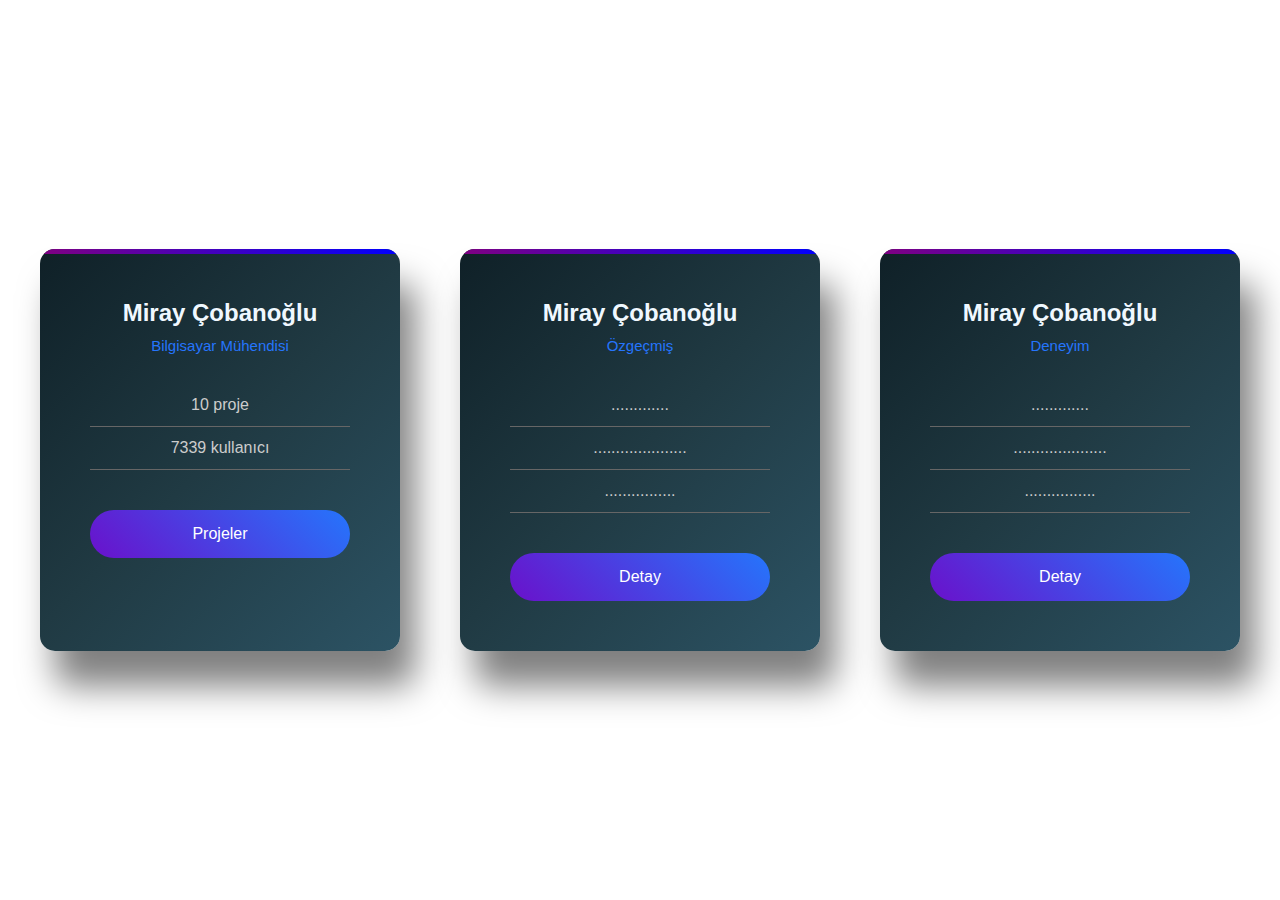
<file: 2-kartlar/index.html>
<!DOCTYPE html>
<html lang="en">
<head>
    <meta charset="UTF-8">
    <meta name="viewport" content="width=device-width, initial-scale=1.0">
    <link rel="stylesheet" href="style.css">
    <title>Document</title>
</head>
<body>
    <div class="tablo">
        <div class="kart">
            <div class="header">
                <h2 class="isim">Miray Çobanoğlu</h2>
                <div class="meslek"><span>Bilgisayar Mühendisi</span></div>
            </div>
            <ul class="ozellik">
                <li>10 proje</li>
                <li>7339 kullanıcı</li>
            
            </ul>
            <a href="#" class="buton">Projeler</a>
        </div>

        <div class="kart">
            <div class="header">
                <h2 class="isim">Miray Çobanoğlu</h2>
                <div class="meslek"><span>Özgeçmiş</span></div>
            </div>
            <ul class="ozellik">
                <li>.............</li>
                <li>.....................</li>
                <li>................</li>
            </ul>
            <a href="#" class="buton">Detay</a>
        </div>

        <div class="kart">
            <div class="header">
                <h2 class="isim">Miray Çobanoğlu</h2>
                <div class="meslek"><span>Deneyim</span></div>
            </div>
            <ul class="ozellik">
                <li>.............</li>
                <li>.....................</li>
                <li>................</li>
            </ul>
            <a href="#" class="buton">Detay</a>
        </div>
    </div>
</body>
</html>
</file>
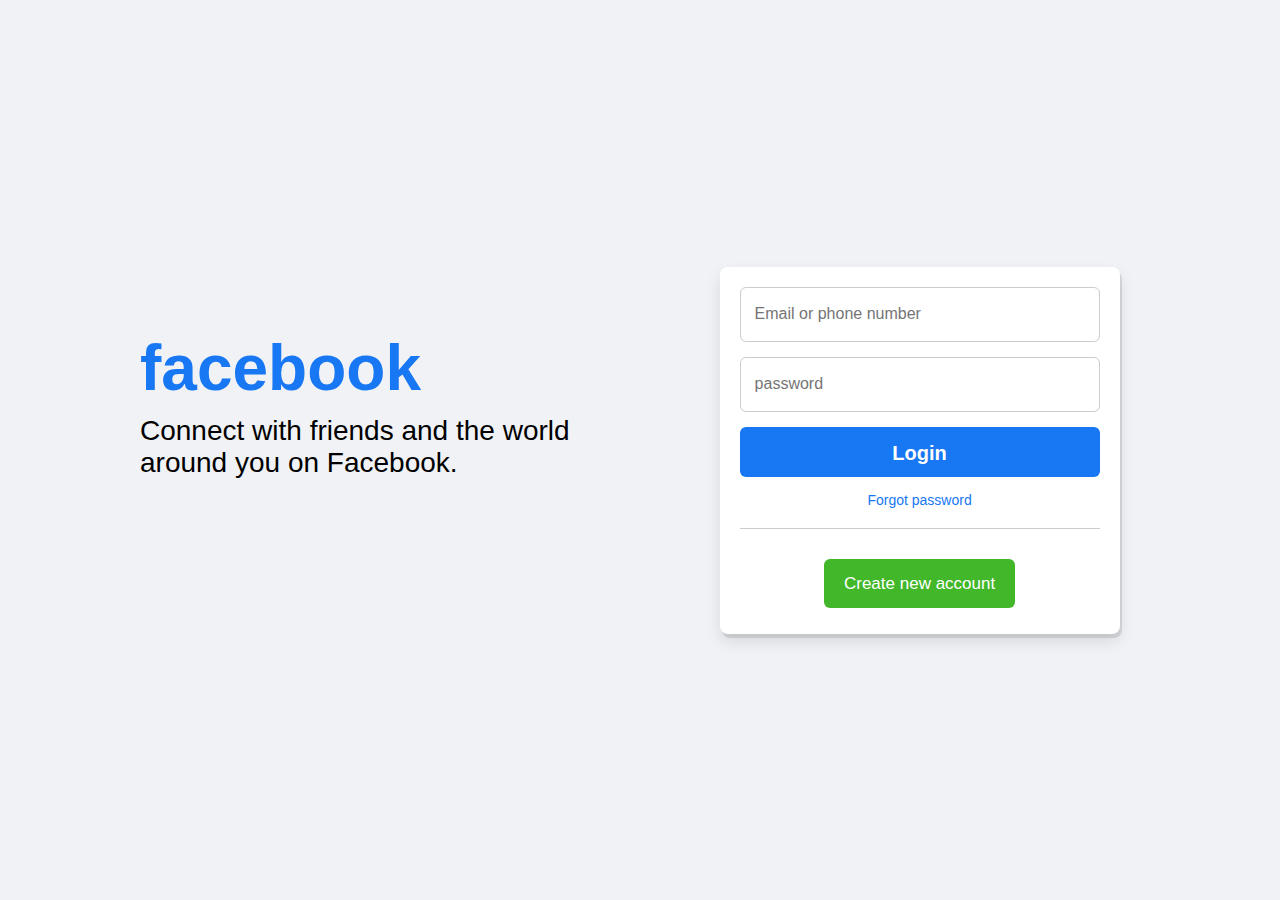
<file: 4-facebook/index.html>
<!DOCTYPE html>
<html lang="en">
<head>
    <meta charset="UTF-8">
    <meta name="viewport" content="width=device-width, initial-scale=1.0">
    <title>Document</title>
    <link rel="stylesheet" href="style.css">
</head>
<body>
    <div class="container" id="">
        <div class="sayfa">
        <div class="baslik">
            <h1>facebook</h1>
            <p>Connect with friends and the world</p>
            <p>around you on Facebook.</p>
        </div>
        <div class="login">
            <form action="#">
                <input type="text" placeholder="Email or phone number" required>
                <input type="password" placeholder="password" required>
                <div class="link">
                    <button type="submit" class="buton">Login</button>
                    <a href="#" class="forget">Forgot password</a>
                </div>
                <hr>
                <div class="buton2">
                    <a href="#">Create new account</a>
                </div>
            </form>   
        </div>
    </div>
    </div>
</body>
</html>
</file>
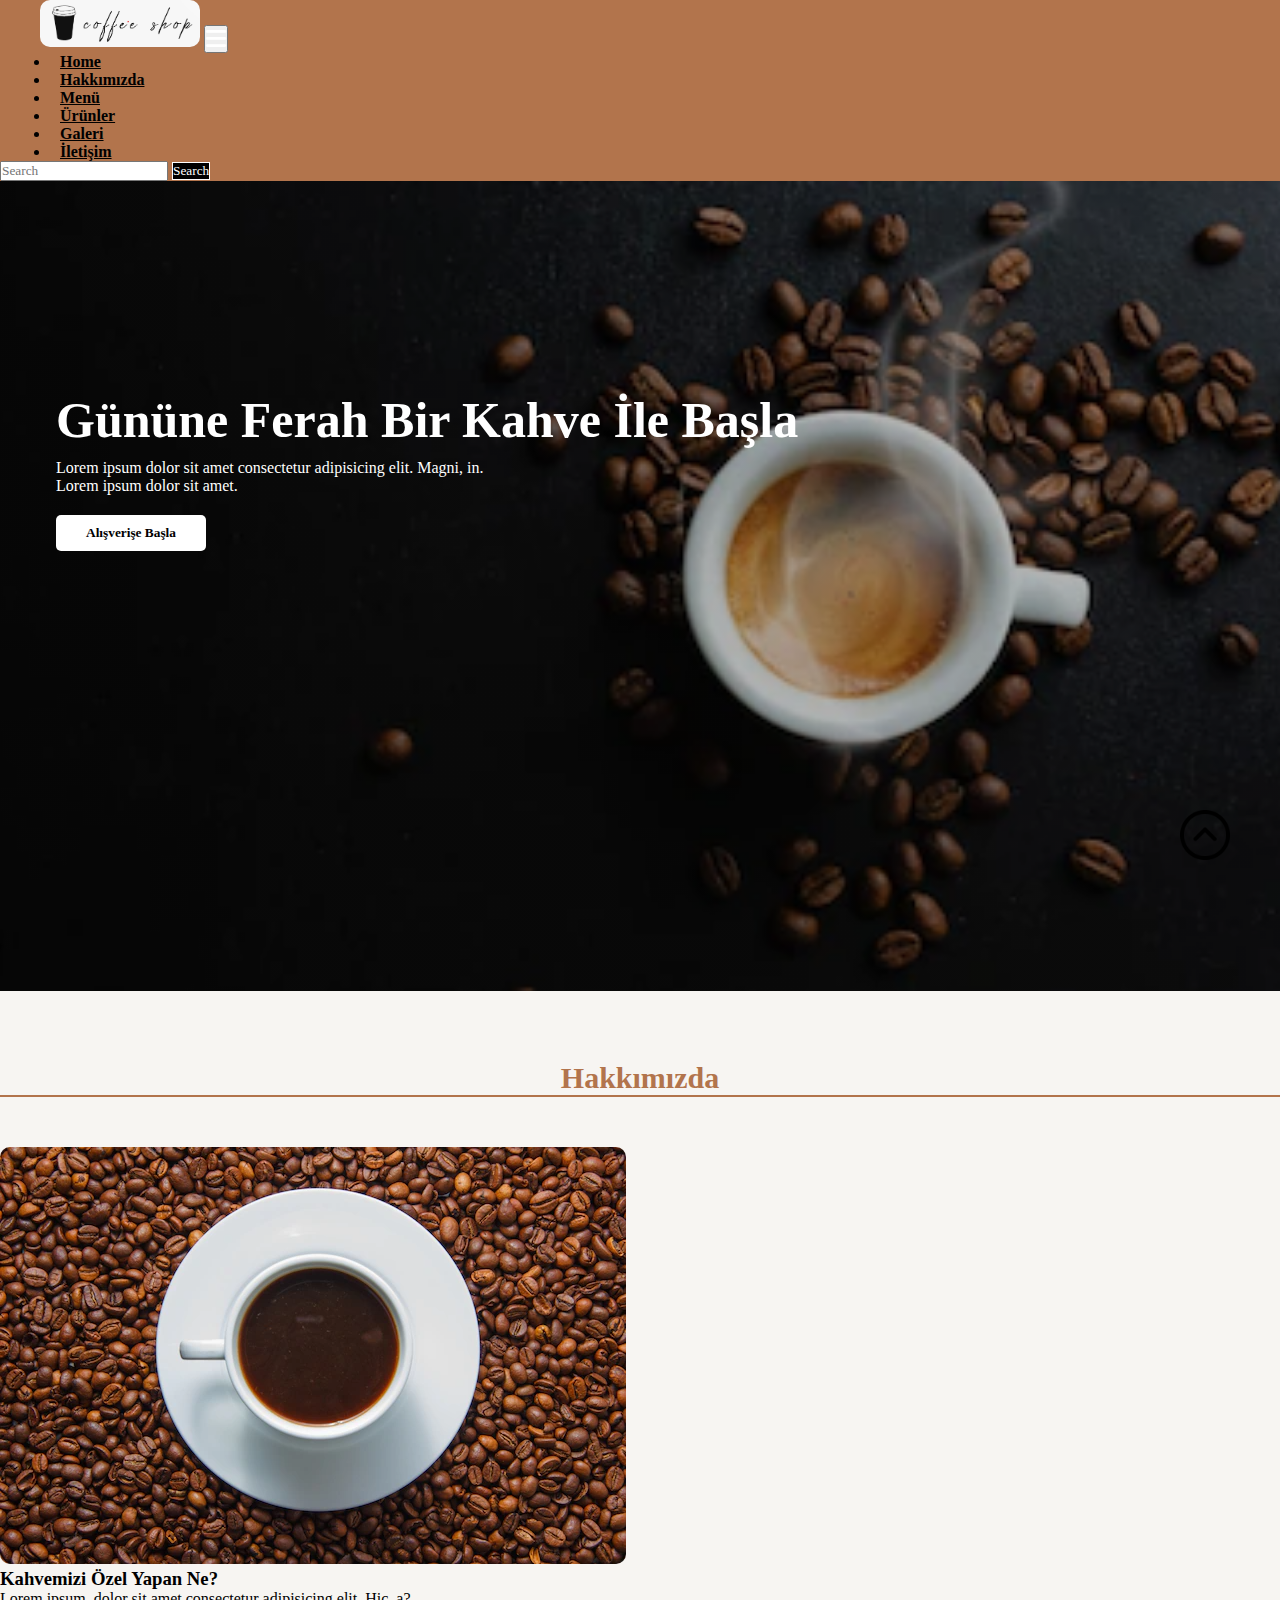
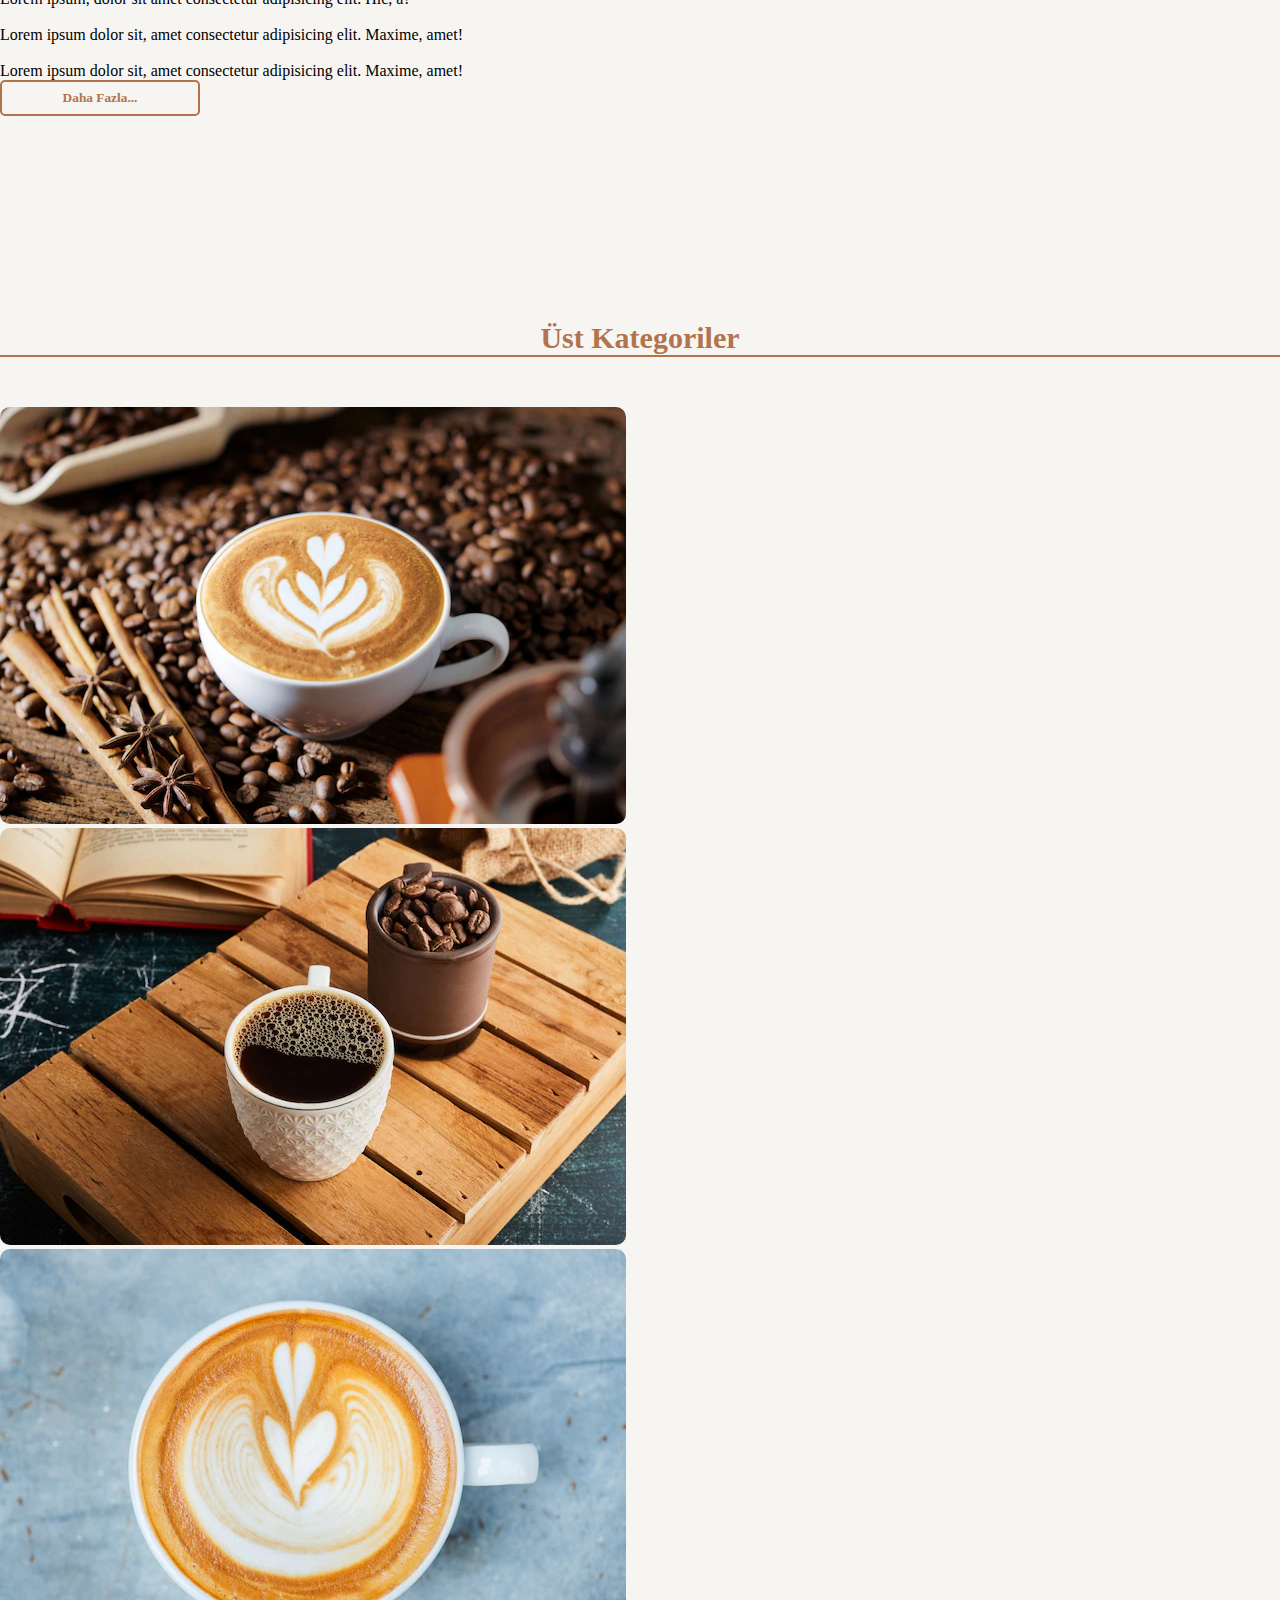
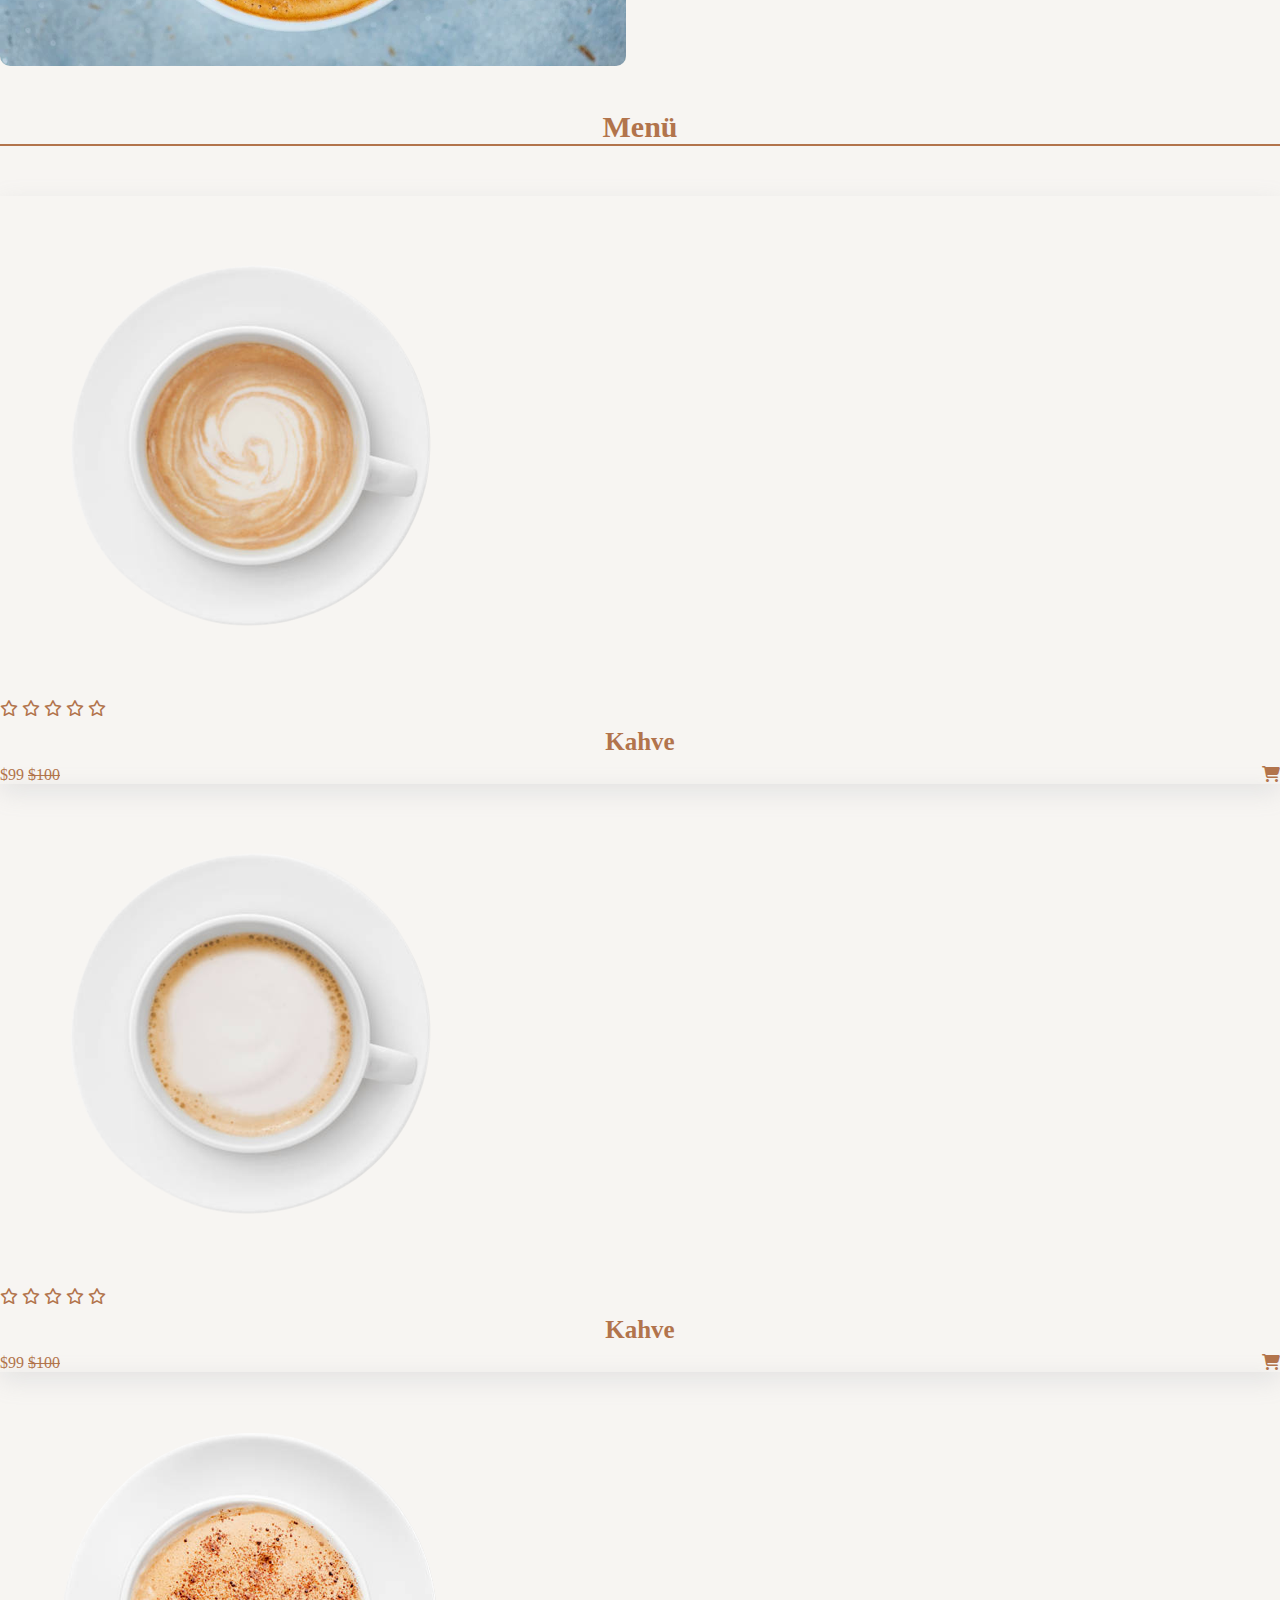
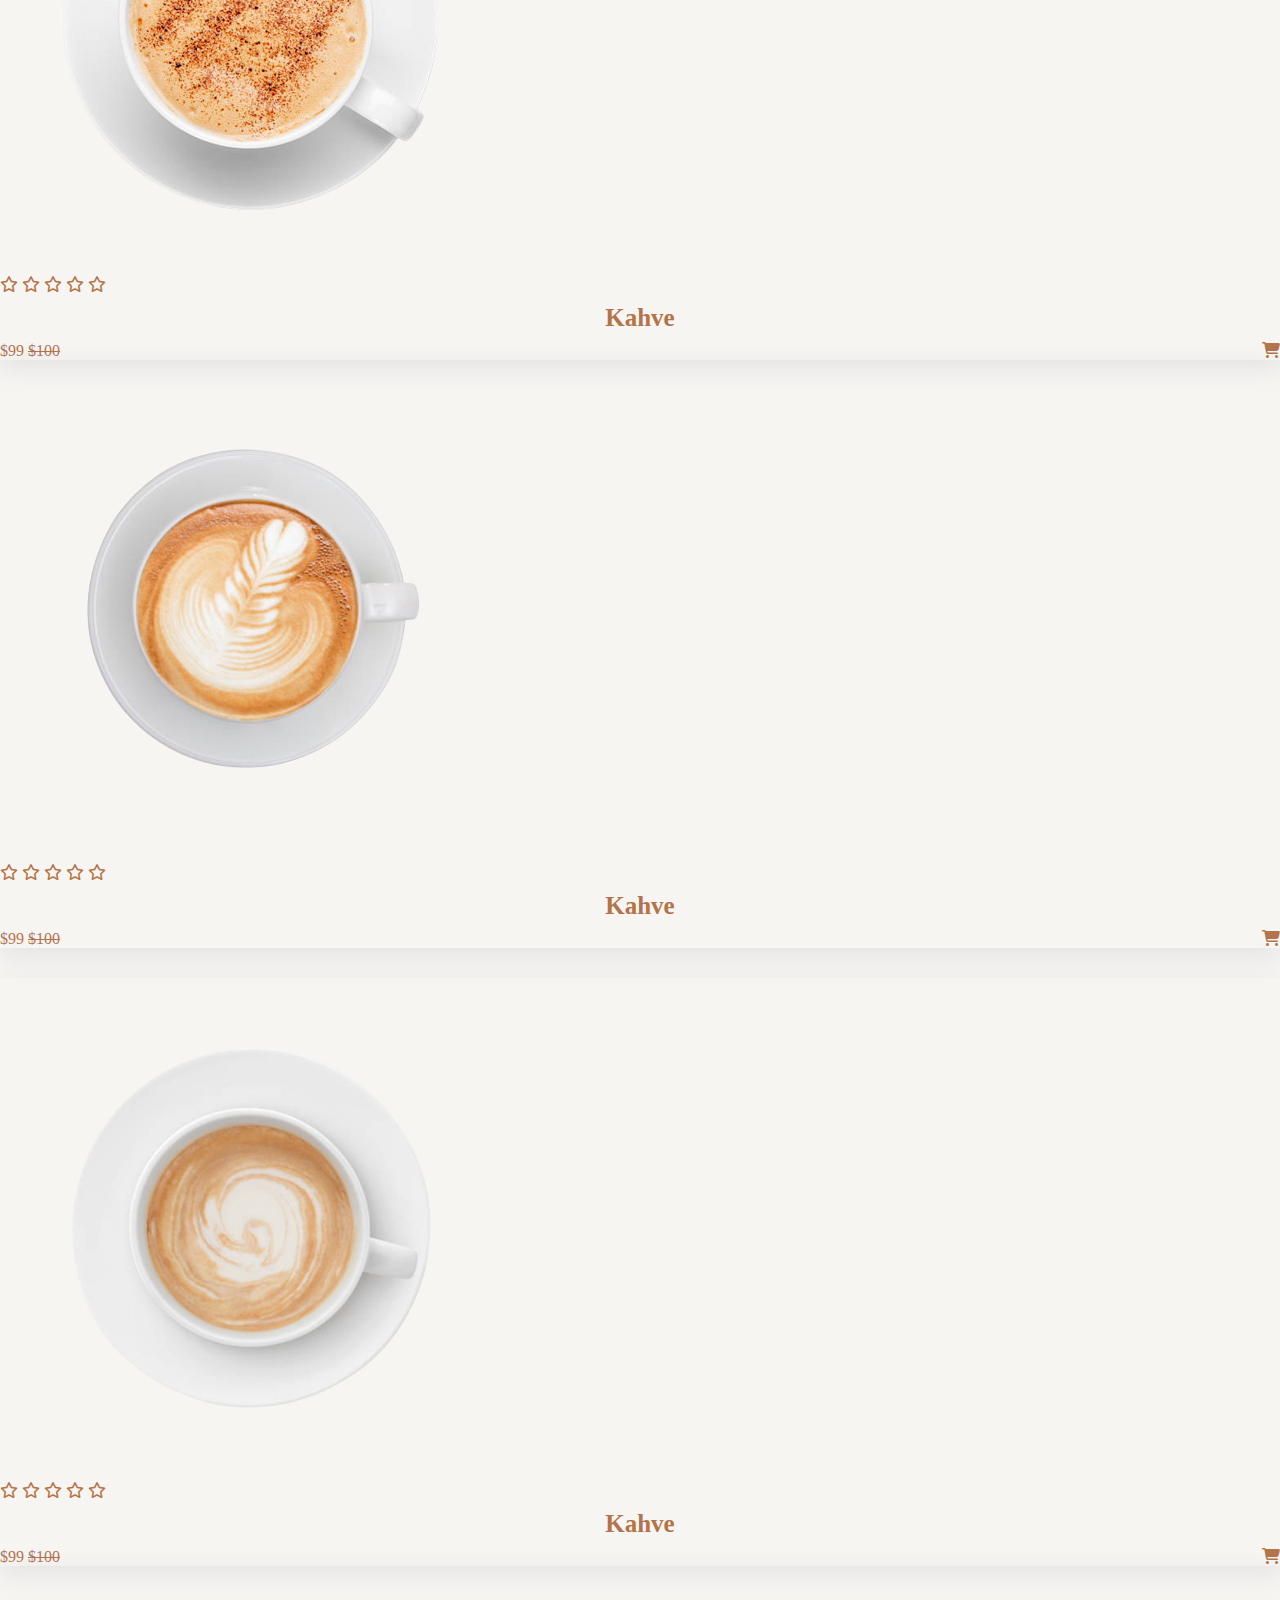
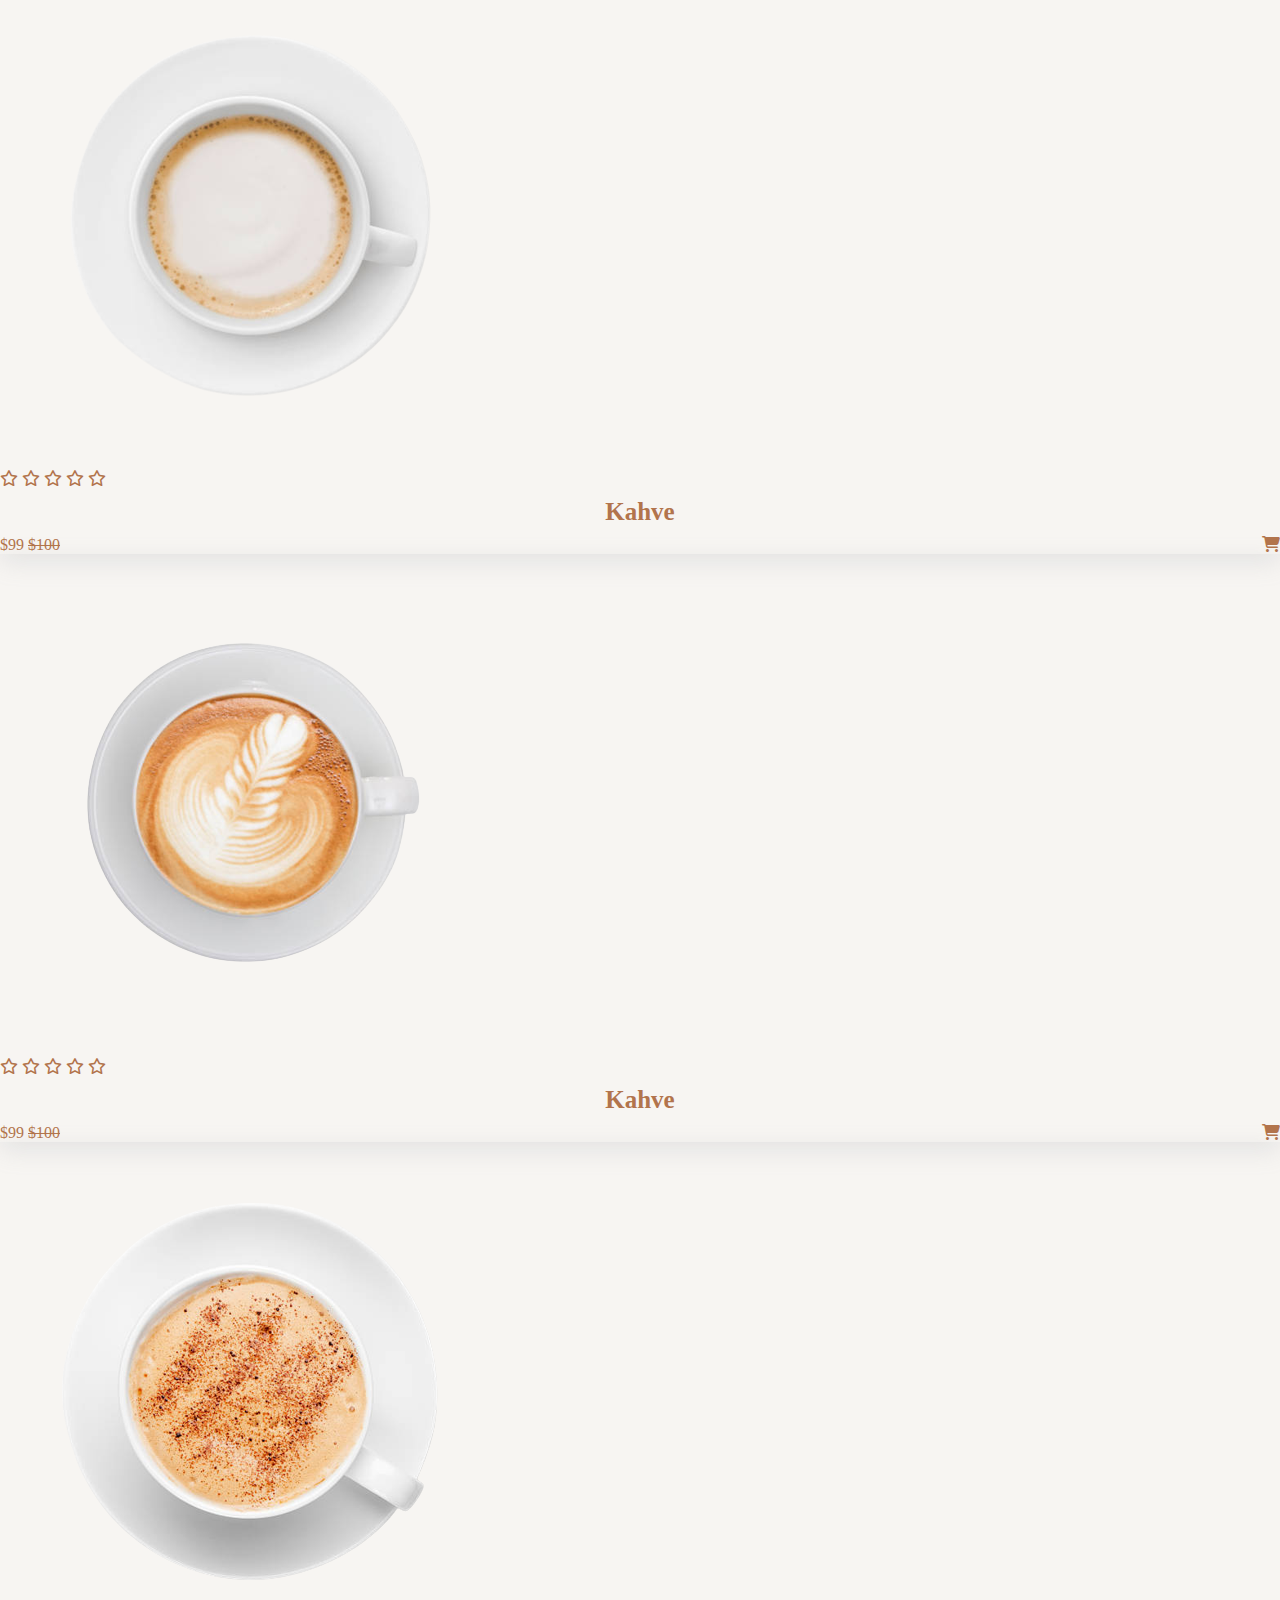
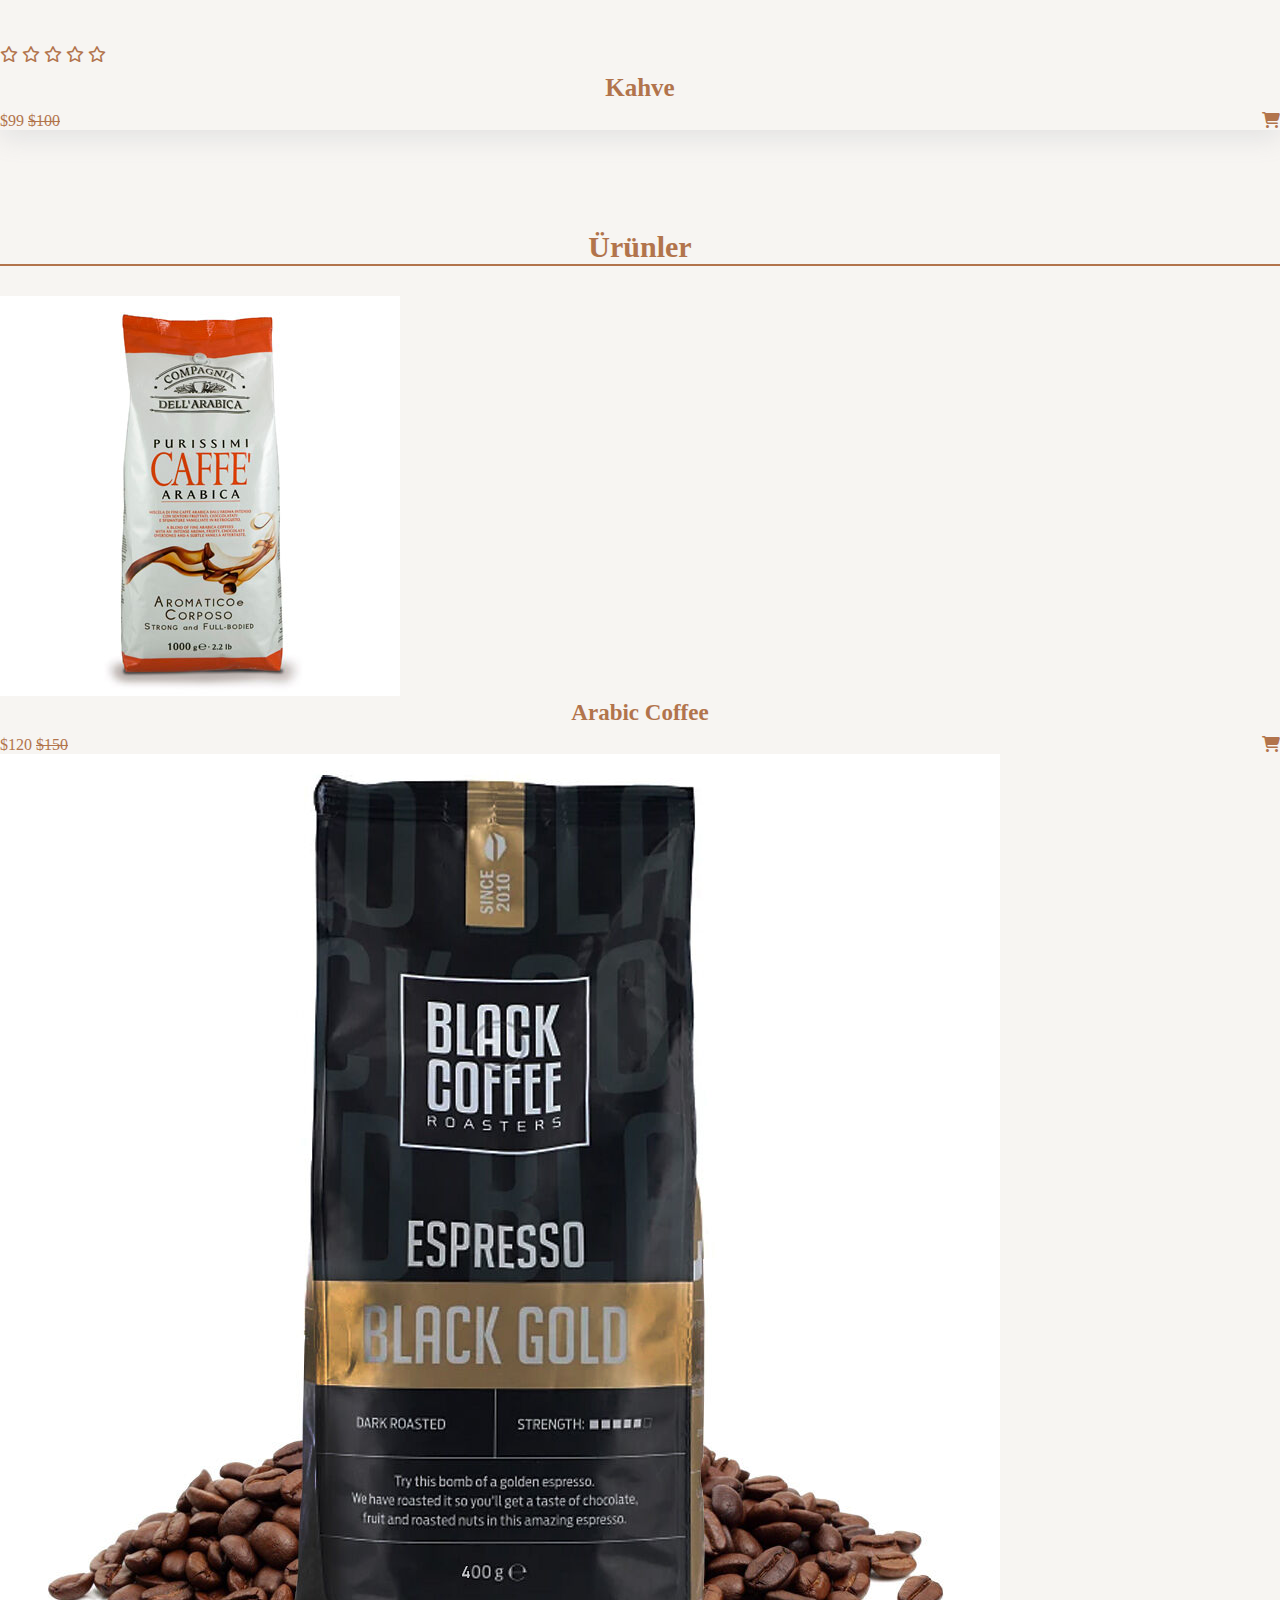
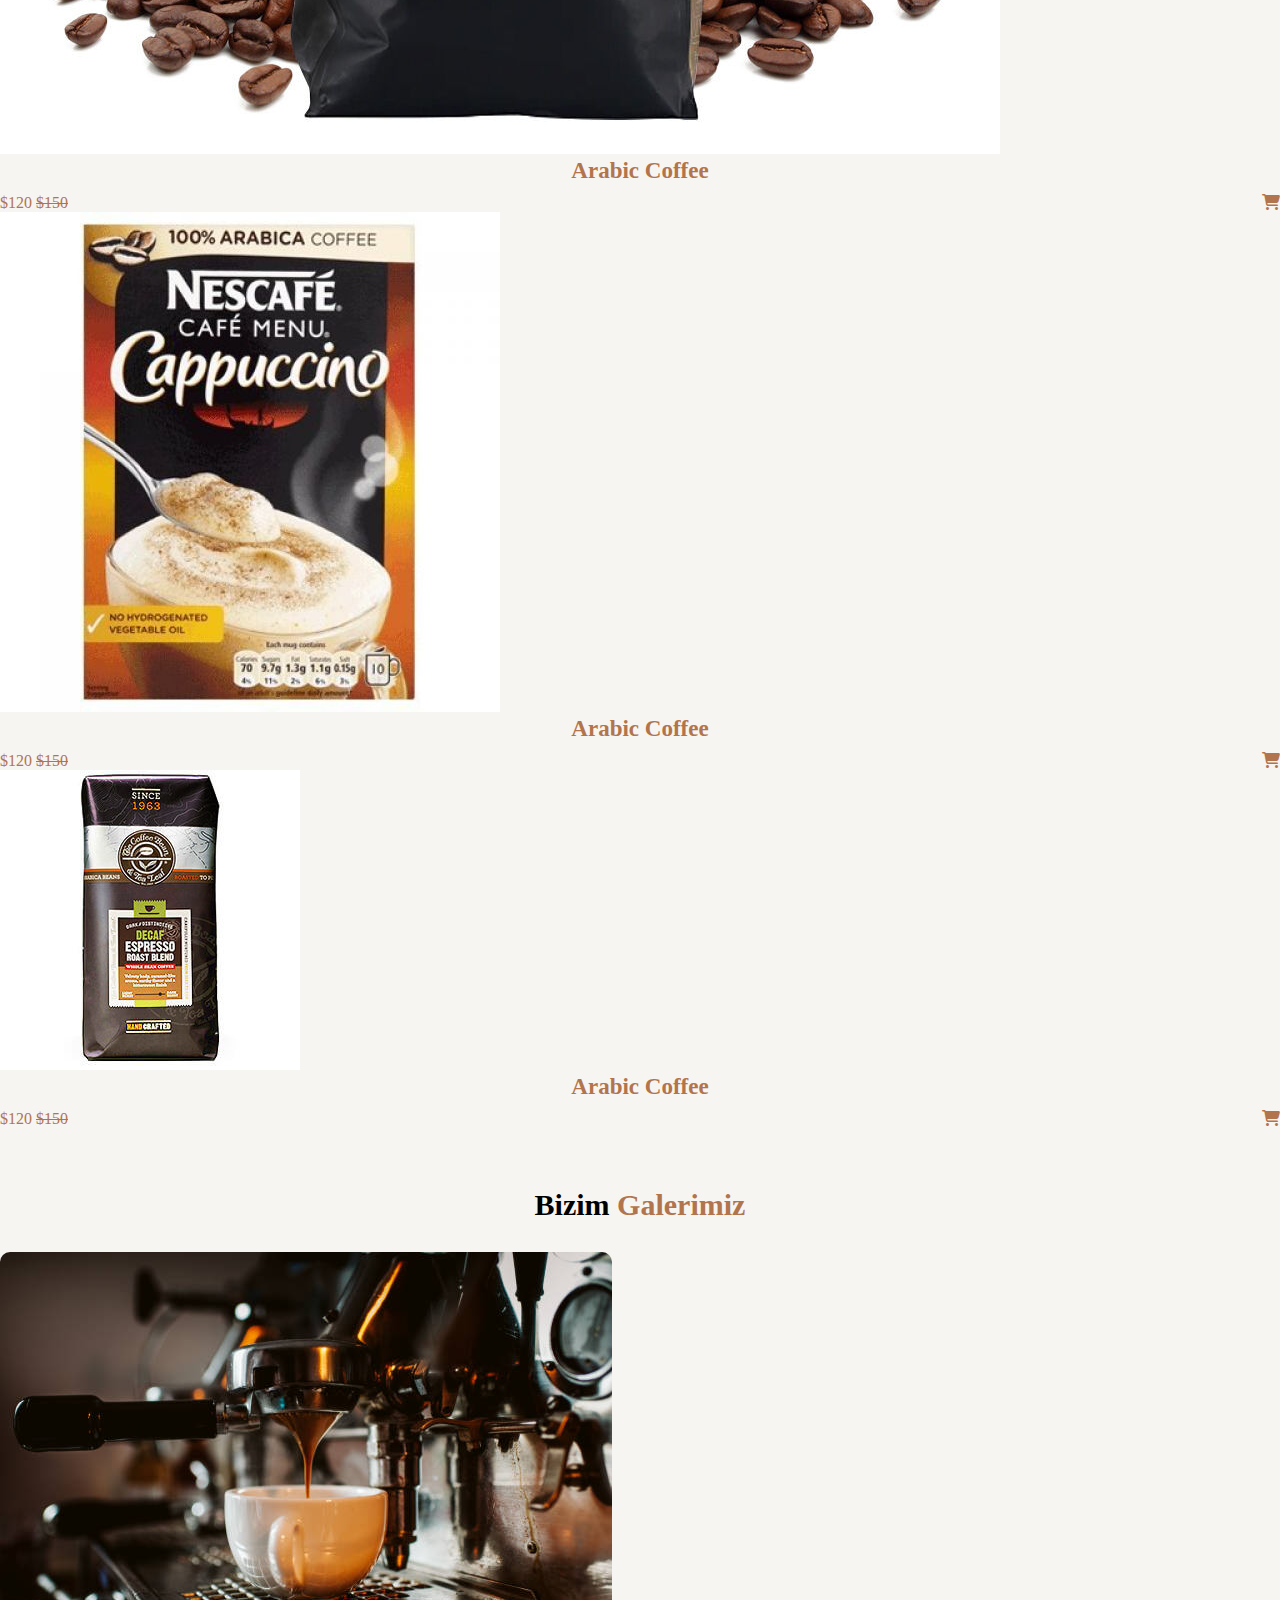
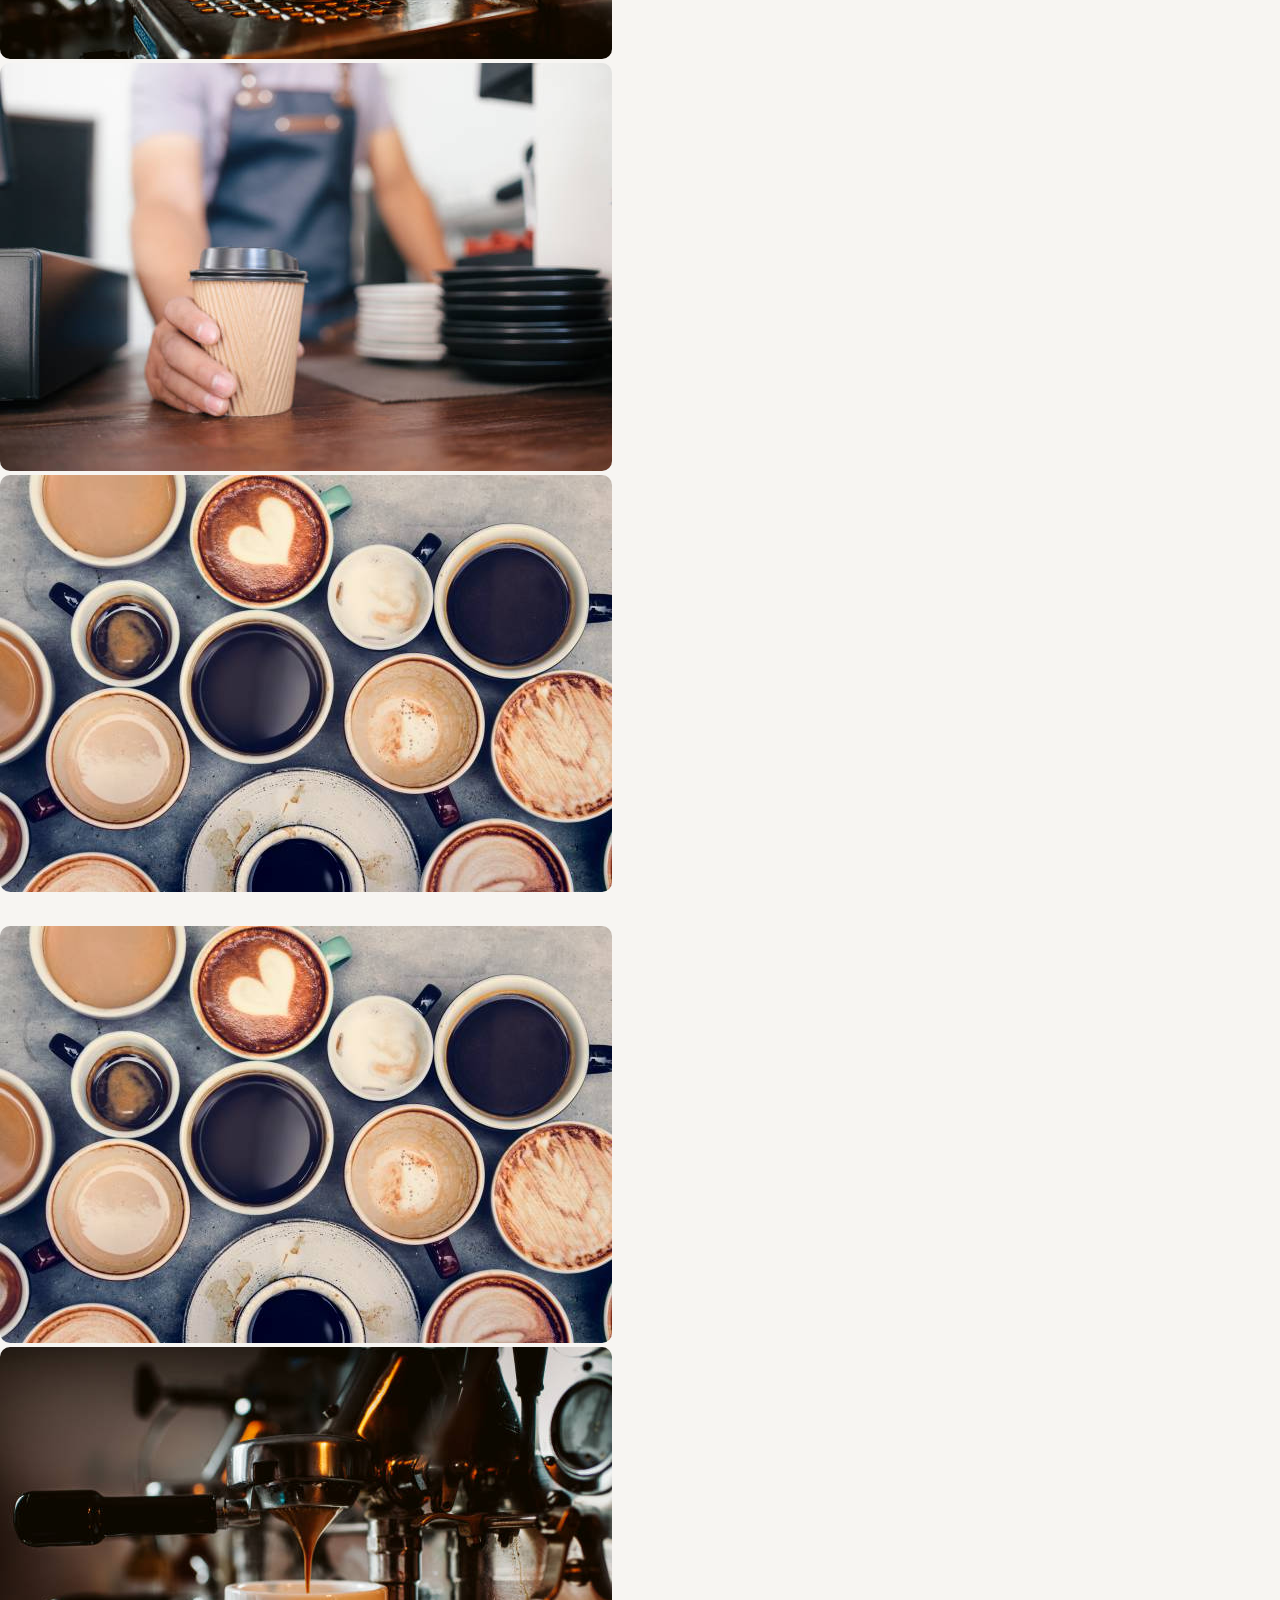
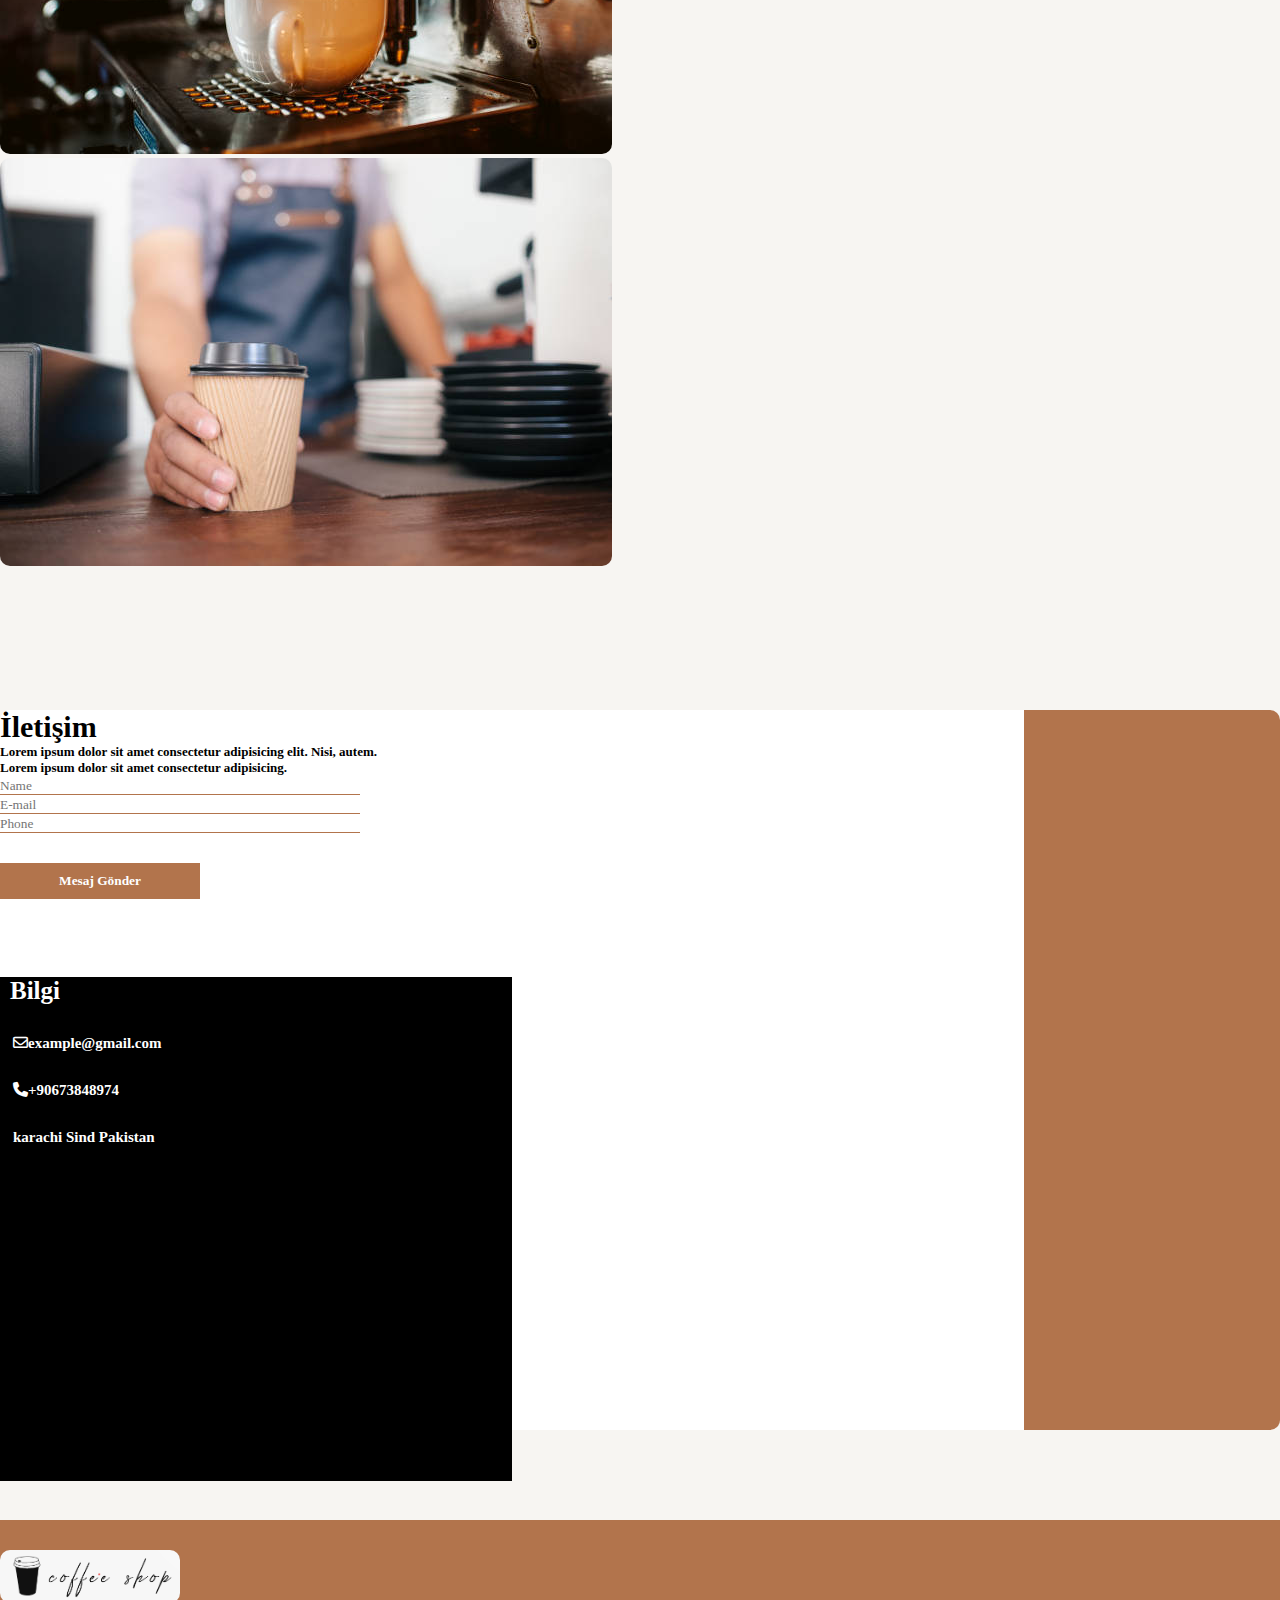
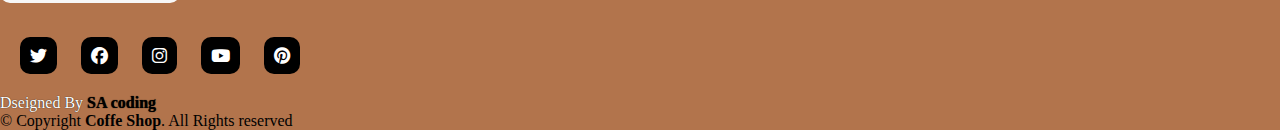
<file: 6-bootstrap kahve/index.html>
<!DOCTYPE html>
<html lang="en">


  <head>
    <meta charset="UTF-8">
    <meta http-equiv="X-UA-Compatible" content="IE=edge">
    <meta name="viewport" content="width=device-width, initial-scale=1.0">
    <title>coffee Shop</title>
    <link rel="stylesheet" href="style.css">
    <link rel="stylesheet" href="https://cdnjs.cloudflare.com/ajax/libs/font-awesome/6.2.0/css/all.min.css">
    <!-- bootstrap links -->
    <link href="https://cdn.jsdelivr.net/npm/bootstrap@5.0.2/dist/css/bootstrap.min.css" rel="stylesheet" integrity="sha384-EVSTQN3/azprG1Anm3QDgpJLIm9Nao0Yz1ztcQTwFspd3yD65VohhpuuCOmLASjC" crossorigin="anonymous">
    <!-- bootstrap links -->
    <!-- fonts links -->
    <link rel="preconnect" href="https://fonts.googleapis.com">
    <link rel="preconnect" href="https://fonts.gstatic.com" crossorigin>
    <link href="https://fonts.googleapis.com/css2?family=Roboto:wght@500&display=swap" rel="stylesheet">
    <!-- fonts links -->
</head>



<body>

    <div class="all-content">

        <!-- navbar başlangıç -->
       <nav class="navbar navbar-expand-lg" id="navbar">
            <div class="container-fluid">
              <a class="navbar-brand" href="#" id="logo"><img src="images/logo.png"></a>
              <button class="navbar-toggler" type="button" data-bs-toggle="collapse" data-bs-target="#navbarSupportedContent" aria-controls="navbarSupportedContent" aria-expanded="false" aria-label="Toggle navigation">
                <span><i class="fa-solid fa-bars" style="color: white; font-size: 23px;"></i></span>
              </button>
              <div class="collapse navbar-collapse" id="navbarSupportedContent">
                <ul class="navbar-nav me-auto mb-2 mb-lg-0">
                  <li class="nav-item">
                    <a class="nav-link active" aria-current="page" href="#">Home</a>
                  </li>
                  <li class="nav-item">
                    <a class="nav-link" href="#about">Hakkımızda</a>
                  </li>
                  <li class="nav-item">
                    <a class="nav-link" href="#menu">Menü</a>
                  </li>
                  <li class="nav-item">
                    <a class="nav-link" href="#product">Ürünler</a>
                  </li>
                  <li class="nav-item">
                    <a class="nav-link" href="#gallary">Galeri</a>
                  </li>
                  <li class="nav-item">
                    <a class="nav-link" href="#contact">İletişim</a>

                </ul>
                <form class="d-flex">
                  <input class="form-control me-2" type="search" placeholder="Search" aria-label="Search">
                  <button class="btn btn-outline-success" type="submit">Search</button>
                </form>
              </div>
            </div>
          </nav>

        <!-- navbar bitiş -->

          







        <!-- home bölümü başlangıç -->

          <section id="home">
            <div class="content">
              <h3>Gününe Ferah Bir Kahve İle Başla</h3>
              <p>Lorem ipsum dolor sit amet consectetur adipisicing elit. Magni, in.
                <br>Lorem ipsum dolor sit amet.
              </p>
              <button id="btn">Alışverişe Başla</button>

            </div>
          </section>

        <!-- home bölümü bitiş --> 








        <!-- hakkımızda bölümü başlangıç -->

          <section id="about">
            <div class="container">
              <div class="heading">Hakkımızda</div>
              <div class="row">
                <div class="col-md-6">
                  <div class="card">
                    <img src="images/about.png">
                  </div>
                </div>

                <div class="col-md-6">
                  <h3>Kahvemizi Özel Yapan Ne?</h3>
                  <p>Lorem ipsum, dolor sit amet consectetur adipisicing elit. Hic, a?
                    <br><br>Lorem ipsum dolor sit, amet consectetur adipisicing elit. Maxime, amet!
                    <br><br>Lorem ipsum dolor sit, amet consectetur adipisicing elit. Maxime, amet!
                  </p>
                  <button id="about-btn">Daha Fazla...</button>
                </div>
              </div>

            </div>
          </section>

        <!-- hakkımızda bölümü bitiş -->







          <!-- üst kart başlangıç -->
          <section id="top-cards">
            <div class="container">
             <div class="heading">Üst <span>Kategoriler</span></div>
            </div>
              <div class="container ">
              <div class="row">
                <div class="col-md-4 py-3 py-md-0">
                  <div class="card">
                    <img src="images/c1.png">
                  </div>
                </div>

                <div class="col-md-4 py-3 py-md-0">
                  <div class="card">
                    <img src="images/c2.png">
                  </div>
                </div>
                <div class="col-md-4 py-3 py-md-0">
                  <div class="card">
                    <img src="images/c3.png">
                  </div>
                </div>
              </div>
            </div>
          </section>

          <!-- üst kart bitiş -->









          <!-- menü başlangıç -->

          <section id="menu">
            <div class="container ">
              <div class="heading" style="margin-top: 40px;">Menü</div>
            </div>

            <div class="container">

              <div class="row" style="margin-top: 30px;">

                <div class="col-md-3 py-3 py-md-0">
                  <div class="card">
                    <img src="images/m1.png">

                    <div class="card-body">
                      <div class="star text-center">
                        <i class="fa-regular fa-star"></i>
                        <i class="fa-regular fa-star"></i>
                        <i class="fa-regular fa-star"></i>
                        <i class="fa-regular fa-star"></i>
                        <i class="fa-regular fa-star"></i>
                      
                      </div>

                      <h3>Kahve</h3>
                      <p>$99 <strike>$100</strike><span class="fa-solid fa-cart-shopping"></span></p>

                    </div>
                  </div>
                </div>
                <div class="col-md-3 py-3 py-md-0">
                  <div class="card">
                    <img src="images/m2.png">

                    <div class="card-body">
                      <div class="star text-center">
                        <i class="fa-regular fa-star"></i>
                        <i class="fa-regular fa-star"></i>
                        <i class="fa-regular fa-star"></i>
                        <i class="fa-regular fa-star"></i>
                        <i class="fa-regular fa-star"></i>
                      
                      </div>

                      <h3>Kahve</h3>
                      <p>$99 <strike>$100</strike><span class="fa-solid fa-cart-shopping"></span></p>

                    </div>
                  </div>
                </div>
                <div class="col-md-3 py-3 py-md-0">
                  <div class="card">
                    <img src="images/m4.png">

                    <div class="card-body">
                      <div class="star text-center">
                        <i class="fa-regular fa-star"></i>
                        <i class="fa-regular fa-star"></i>
                        <i class="fa-regular fa-star"></i>
                        <i class="fa-regular fa-star"></i>
                        <i class="fa-regular fa-star"></i>
                      
                      </div>

                      <h3>Kahve</h3>
                      <p>$99 <strike>$100</strike><span class="fa-solid fa-cart-shopping"></span></p>

                    </div>
                  </div>
                </div>
                <div class="col-md-3 py-3 py-md-0">
                  <div class="card">
                    <img src="images/m3.png">

                    <div class="card-body">
                      <div class="star text-center">
                        <i class="fa-regular fa-star"></i>
                        <i class="fa-regular fa-star"></i>
                        <i class="fa-regular fa-star"></i>
                        <i class="fa-regular fa-star"></i>
                        <i class="fa-regular fa-star"></i>
                      
                      </div>

                      <h3>Kahve</h3>
                      <p>$99 <strike>$100</strike><span class="fa-solid fa-cart-shopping"></span></p>

                    </div>
                  </div>
                </div>
              </div>
              <div class="row" style="margin-top: 30px;">

                <div class="col-md-3 py-3 py-md-0">
                  <div class="card">
                    <img src="images/m1.png">

                    <div class="card-body">
                      <div class="star text-center">
                        <i class="fa-regular fa-star"></i>
                        <i class="fa-regular fa-star"></i>
                        <i class="fa-regular fa-star"></i>
                        <i class="fa-regular fa-star"></i>
                        <i class="fa-regular fa-star"></i>
                      
                      </div>

                      <h3>Kahve</h3>
                      <p>$99 <strike>$100</strike><span class="fa-solid fa-cart-shopping"></span></p>

                    </div>
                  </div>
                </div>
                <div class="col-md-3 py-3 py-md-0">
                  <div class="card">
                    <img src="images/m2.png">

                    <div class="card-body">
                      <div class="star text-center">
                        <i class="fa-regular fa-star"></i>
                        <i class="fa-regular fa-star"></i>
                        <i class="fa-regular fa-star"></i>
                        <i class="fa-regular fa-star"></i>
                        <i class="fa-regular fa-star"></i>
                      
                      </div>

                      <h3>Kahve</h3>
                      <p>$99 <strike>$100</strike><span class="fa-solid fa-cart-shopping"></span></p>

                    </div>
                  </div>
                </div>
                <div class="col-md-3 py-3 py-md-0">
                  <div class="card">
                    <img src="images/m3.png">

                    <div class="card-body">
                      <div class="star text-center">
                        <i class="fa-regular fa-star"></i>
                        <i class="fa-regular fa-star"></i>
                        <i class="fa-regular fa-star"></i>
                        <i class="fa-regular fa-star"></i>
                        <i class="fa-regular fa-star"></i>
                      
                      </div>

                      <h3>Kahve</h3>
                      <p>$99 <strike>$100</strike><span class="fa-solid fa-cart-shopping"></span></p>

                    </div>
                  </div>
                </div>
                <div class="col-md-3 py-3 py-md-0">
                  <div class="card">
                    <img src="images/m4.png">

                    <div class="card-body">
                      <div class="star text-center">
                        <i class="fa-regular fa-star"></i>
                        <i class="fa-regular fa-star"></i>
                        <i class="fa-regular fa-star"></i>
                        <i class="fa-regular fa-star"></i>
                        <i class="fa-regular fa-star"></i>
                      
                      </div>

                      <h3>Kahve</h3>
                      <p>$99 <strike>$100</strike><span class="fa-solid fa-cart-shopping"></span></p>

                    </div>
                  </div>
                </div>
              </div>
            </div>

          </section>

          <!-- menü bitiş -->










          <!-- ürün bölümü başlangıcı -->
           <section id="product">
            <div class="container">
              <div class="heading4">Ürünler</div>
            </div>

            <div class="container" id="container3">
              <div class="row">
                <div class="col-md-3 py-3 py-3">
                  <div class="card">
                    <img src="images/arabica coffee.png">
                    <div class="card-body">
                      <h3>Arabic Coffee</h3>
                      <p>$120 <strike>$150</strike><span class="fa-solid fa-cart-shopping"></p>
                    </div>
                  </div>
                </div>
                <div class="col-md-3 py-3 py-3">
                  <div class="card">
                    <img src="images/Black Coffee.png">
                    <div class="card-body">
                      <h3>Arabic Coffee</h3>
                      <p>$120 <strike>$150</strike><span class="fa-solid fa-cart-shopping"></p>
                    </div>
                  </div>
                </div>
                <div class="col-md-3 py-3 py-3">
                  <div class="card">
                    <img src="images/Cappuccino coffee.png">
                    <div class="card-body">
                      <h3>Arabic Coffee</h3>
                      <p>$120 <strike>$150</strike><span class="fa-solid fa-cart-shopping"></p>
                    </div>
                  </div>
                </div>
                <div class="col-md-3 py-3 py-3">
                  <div class="card">
                    <img src="images/Decaf caffee.png">
                    <div class="card-body">
                      <h3>Arabic Coffee</h3>
                      <p>$120 <strike>$150</strike><span class="fa-solid fa-cart-shopping"></p>
                    </div>
                  </div>
                </div>
              </div>

            </div>
           </section>
          <!-- ürün bölümü bitimi -->









          <!-- galeri başlangıcı -->

           <div class="container" id="gallary">
            <div class="heading5">Bizim <span>Galerimiz</span></div>

            <div class="row" style="margin-top: 30px;">
              <div class="col-md-4 py-3 py-md-0">
                <div class="card">
                  <img src="images/image1.png">
                </div>
              </div>
              <div class="col-md-4 py-3 py-md-0">
                <div class="card">
                  <img src="images/image2.png">
                </div>
              </div>
              <div class="col-md-4 py-3 py-md-0">
                <div class="card">
                  <img src="images/image3.png">
                </div>
              </div>


            </div>
            <div class="row" style="margin-top: 30px;">
              <div class="col-md-4 py-3 py-md-0">
                <div class="card">
                  <img src="images/image3.png">
                </div>
              </div>
              <div class="col-md-4 py-3 py-md-0">
                <div class="card">
                  <img src="images/image1.png">
                </div>
              </div>
              <div class="col-md-4 py-3 py-md-0">
                <div class="card">
                  <img src="images/image2.png">
                </div>
              </div>


            </div>

          </div>

          <!-- galeri bitişi -->











          <!-- iletişim başlangıç -->

          <section id="contact">
            <div class="container">
              <div class="row">

                <div class="col-md-7">
                  <div class="heading6">İletişim</div>
                  <p>Lorem ipsum dolor sit amet consectetur adipisicing elit. Nisi, autem.
                    <br>Lorem ipsum dolor sit amet consectetur adipisicing.
                  </p>
                  <input type="text" class="form-control" placeholder="Name" aria-label="default input example"><br>
                  <input type="text" class="form-control" placeholder="E-mail" aria-label="default input example"><br>
                  <input type="text" class="form-control" placeholder="Phone" aria-label="default input example"><br>
                  <button id="contact-btn">Mesaj Gönder</button>
                </div>

                <div class="col-md-5" id="col">
                  <h1>Bilgi</h1>
                  <p><i class="fa-regular fa-envelope"></i>example@gmail.com</p>
                  <p><i class="fa-solid fa-phone"></i>+90673848974</p>
                  <p><i class="fa-solid fa-building-colums"></i>karachi Sind Pakistan</p>
                </div>

              </div>
            </div>

          </section>
          <!-- iletişim bitişi -->









          <!-- footer başlangıç -->

          <footer id="footer">
            <div class="footer-logo text-center"><img src="images/logo.png"></div>
            <div class="social-links text-center">
              <i class="fa-brands fa-twitter"></i>
              <i class="fa-brands fa-facebook"></i>
              <i class="fa-brands fa-instagram"></i>
              <i class="fa-brands fa-youtube"></i>
              <i class="fa-brands fa-pinterest"></i>
            </div>

            <div class="credits text-center">
              Dseigned By <a href="#"><span>SA coding</span></a>
            </div>

            <div class="copyright text-center">
              &copy; Copyright <strong><span>Coffe Shop</span></strong>. All Rights reserved
            </div>

          </footer>
          <!-- footer bitiş -->

          <a href="#" class="arrow"><i><img src="images/up-arrow.png"width="50px"></i></a>
    </div>







    <script src="https://cdn.jsdelivr.net/npm/bootstrap@5.0.2/dist/js/bootstrap.bundle.min.js" integrity="sha384-MrcW6ZMFYlzcLA8Nl+NtUVF0sA7MsXsP1UyJoMp4YLEuNSfAP+JcXn/tWtIaxVXM" crossorigin="anonymous"></script>
</body>
</html>
</file>
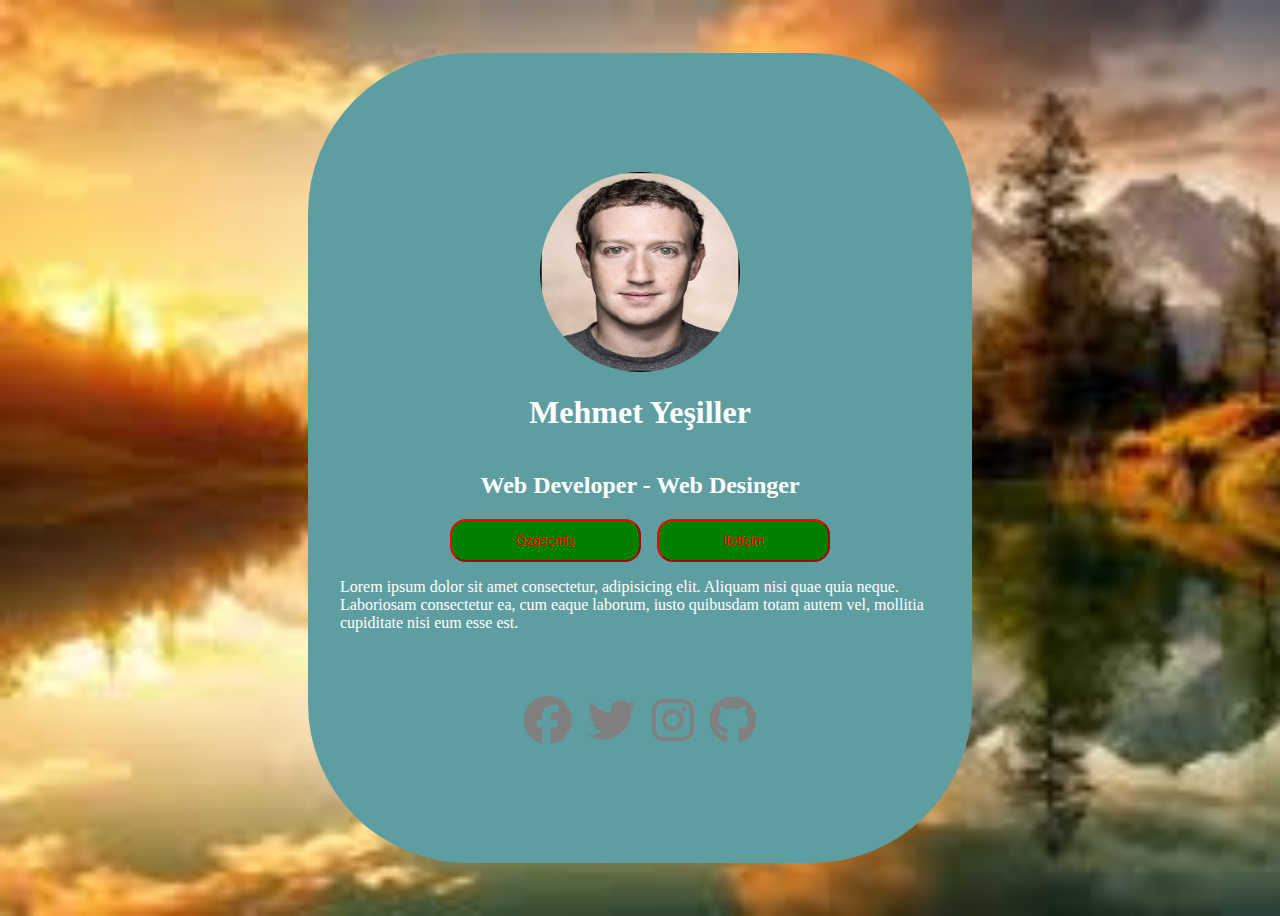
<file: kart/index.html>
<!DOCTYPE html>
<html lang="en">
<head>
    <meta charset="UTF-8">
    <meta name="viewport" content="width=device-width, initial-scale=1.0">
    <title>Document</title>
    <link rel="stylesheet" href="./css/main.css">
    <link rel="stylesheet" href="https://cdnjs.cloudflare.com/ajax/libs/font-awesome/6.7.2/css/all.min.css" integrity="sha512-Evv84Mr4kqVGRNSgIGL/F/aIDqQb7xQ2vcrdIwxfjThSH8CSR7PBEakCr51Ck+w+/U6swU2Im1vVX0SVk9ABhg==" crossorigin="anonymous" referrerpolicy="no-referrer" />
    
</head>
<body>
    <main>
        <div class="box">
            <img class="img" src="./img/mark.jpeg">
            <h1>Mehmet Yeşiller</h1>
            <h2>Web Developer - Web Desinger</h2>
            <div class="buttons">
                <button>Özgeçmiş</button>
                <button>İletişim</button>
            </div>
            <p>Lorem ipsum dolor sit amet consectetur, adipisicing elit. Aliquam nisi quae quia neque. Laboriosam consectetur ea, cum eaque laborum, iusto quibusdam totam autem vel, mollitia cupiditate nisi eum esse est.</p>
            <div class="icons">
                <i class="fa-brands fa-facebook"></i>
                <i class="fa-brands fa-twitter"></i>
                <i class="fa-brands fa-instagram"></i>
                <i class="fa-brands fa-github"></i>
            </div>
        </div>
    </main>
</body>
</html>
</file>
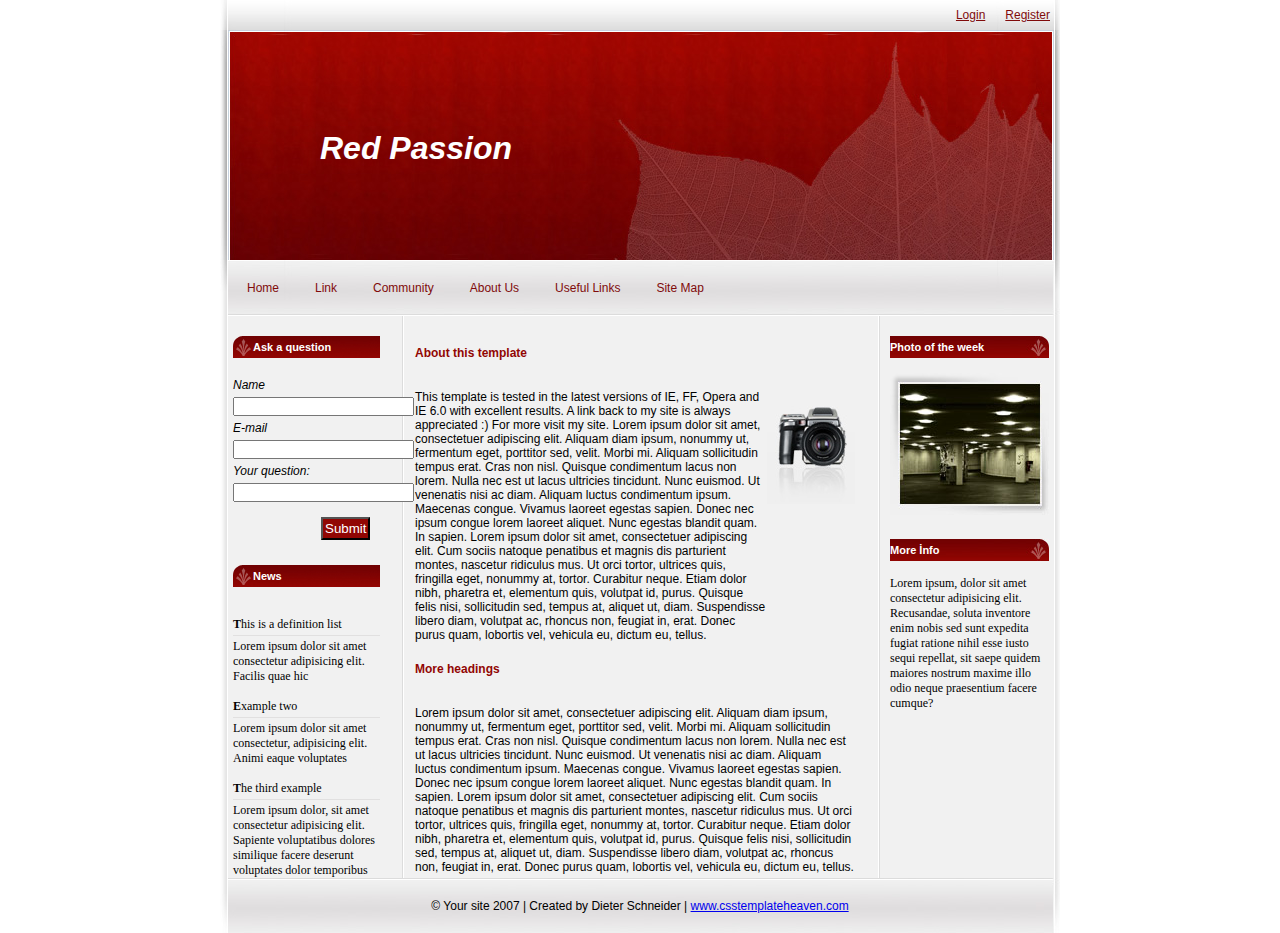
<file: web sitesi/index.html>
<!DOCTYPE html>
<html lang="en">
<head>
    <meta charset="UTF-8">
    <meta name="viewport" content="width=device-width, initial-scale=1.0">
    <title>ödev1</title>
    <link rel="stylesheet" href="style.css"/>
</head>
<body>
    <div class="container">
        <div class="navbar-top">
                <a href="#">Login</a>
                <a href="#">Register</a>
        </div>
        <div class="header">
            <h1>Red Passion</h1>
        </div>
        <div class="navbar-main">
            <ul class="menu-list">
                <li><a href="#">Home</a></li>
                <li><a href="#">Link</a></li>
                <li><a href="#">Community</a></li>
                <li><a href="#">About Us</a></li>
                <li><a href="#">Useful Links</a></li>
                <li><a href="#">Site Map</a></li>
            </ul>
        </div>

        <div class="konum">

        <div class="iletisim">
            <div class="form-alan">
            <h3>Ask a question</h3>
            <div class="form">
                <p>Name</p>
                <input type="text" class="form-ici">
                <p>E-mail</p>
                <input type="text" class="form-ici">
                <p>Your question:</p>
                <input type="textarea" class="form-ici">
                <input type="submit" class="buton">
              
            </div>

            </div>
        

        <div class="news-alan">
            <div class="news">
                <h3>News</h3>
                <dl>
                    <dt>This is a definition list</dt>
                    <div class="contentwrapper"></div>
                    <dd>Lorem ipsum dolor sit amet consectetur adipisicing elit. Facilis quae hic</dd>
                    <dt>Example two</dt>
                    <div class="contentwrapper"></div>
                    <dd>Lorem ipsum dolor sit amet consectetur, adipisicing elit. Animi eaque voluptates </dd>
                    <dt>The third example</dt>
                    <div class="contentwrapper"></div>
                    <dd>Lorem ipsum dolor, sit amet consectetur adipisicing elit. Sapiente voluptatibus dolores similique facere deserunt voluptates dolor temporibus</dd>
                </dl>
            </div>
        </div>
        </div>
        <div class="orta-alan">
        <div class="content">
            <h2>About this template</h2>
            <div class="content-hiza">
                <p>This template is tested in the latest versions of IE, FF, Opera and IE 6.0 with excellent results. A link back to my site is always appreciated :) For more visit my site. Lorem ipsum dolor sit amet, consectetuer adipiscing elit. Aliquam diam ipsum, nonummy ut, fermentum eget, porttitor sed, velit. Morbi mi. Aliquam sollicitudin tempus erat. Cras non nisl. Quisque condimentum lacus non lorem. Nulla nec est ut lacus ultricies tincidunt. Nunc euismod. Ut venenatis nisi ac diam. Aliquam luctus condimentum ipsum. Maecenas congue. Vivamus laoreet egestas sapien. Donec nec ipsum congue lorem laoreet aliquet. Nunc egestas blandit quam. In sapien. Lorem ipsum dolor sit amet, consectetuer adipiscing elit. Cum sociis natoque penatibus et magnis dis parturient montes, nascetur ridiculus mus. Ut orci tortor, ultrices quis, fringilla eget, nonummy at, tortor. Curabitur neque. Etiam dolor nibh, pharetra et, elementum quis, volutpat id, purus. Quisque felis nisi, sollicitudin sed, tempus at, aliquet ut, diam. Suspendisse libero diam, volutpat ac, rhoncus non, feugiat in, erat. Donec purus quam, lobortis vel, vehicula eu, dictum eu, tellus.</p>
                <p><img src="images/demo_image.jpg"/></p>
            </div>
            <h2>More headings</h2>
            <p>Lorem ipsum dolor sit amet, consectetuer adipiscing elit. Aliquam diam ipsum, nonummy ut, fermentum eget, porttitor sed, velit. Morbi mi. Aliquam sollicitudin tempus erat. Cras non nisl. Quisque condimentum lacus non lorem. Nulla nec est ut lacus ultricies tincidunt. Nunc euismod. Ut venenatis nisi ac diam. Aliquam luctus condimentum ipsum. Maecenas congue. Vivamus laoreet egestas sapien. Donec nec ipsum congue lorem laoreet aliquet. Nunc egestas blandit quam. In sapien. Lorem ipsum dolor sit amet, consectetuer adipiscing elit. Cum sociis natoque penatibus et magnis dis parturient montes, nascetur ridiculus mus. Ut orci tortor, ultrices quis, fringilla eget, nonummy at, tortor. Curabitur neque. Etiam dolor nibh, pharetra et, elementum quis, volutpat id, purus. Quisque felis nisi, sollicitudin sed, tempus at, aliquet ut, diam. Suspendisse libero diam, volutpat ac, rhoncus non, feugiat in, erat. Donec purus quam, lobortis vel, vehicula eu, dictum eu, tellus.</p>
        </div>
        </div>
        <div class="photo-alan">
        <div class="photo">
        <h4>Photo of the week</h4>
        <p><img src="images/demo_image2.jpg"/></p>
        <h4>More İnfo</h4>
        <p>Lorem ipsum, dolor sit amet consectetur adipisicing elit. Recusandae, soluta inventore enim nobis sed sunt expedita fugiat ratione nihil esse iusto sequi repellat, sit saepe quidem maiores nostrum maxime illo 
        odio neque praesentium facere cumque?</p>
       </div>
       </div>
    </div>
    <div class="footer">
        <p class="copyright">&copy; Your site 2007 | Created by Dieter Schneider | <a href="http://www.csstemplateheaven.com">www.csstemplateheaven.com</a> </p>
       </div>
    </div>
    
</body>
</html>
</file>
<file: 2-kartlar/style.css>
*{
    margin:0;
    padding:0;
    box-sizing: border-box;
    font-family: Verdana, Geneva, Tahoma, sans-serif;
}
body{
    display:flex;
    justify-content: center;
    align-items: center;
    min-height: 100vh;
    padding:20px;
    background-color: linear-gradient(135deg,#a5b1c2 0%,#d1d8e0 100%);
}
.tablo{
    display:grid;
    grid-template-columns:repeat(auto-fit,minmax(300px,1fr));
    gap:60px;
    max-width: 1200px;
    width:100%;
}
.kart{
    background: linear-gradient(135deg, #0f2027 0%,#203a43 50%,#2c5364 100%);
    padding:50px;
    border-radius: 15px;
    box-shadow: 15px 35px 35px rgba(0,0,0,0.5);
    transition:transform 0.3s ease;
    position: relative;
    overflow:hidden;


}
.kart:hover{
    transform:translatey(-10px);
}
.kart::before{
    content:'';
    position:absolute;
    top:0;
    left:0;
    width:100%;
    height:5px;
    background: linear-gradient(45deg, purple, blue)
    

}
.header{
    text-align: center;
    margin-bottom:30px;
}
.isim{
    font-size:24px;
    color:aliceblue;
    margin-bottom:10px;
    font-weight:600;
}
.meslek{
    font-size: 15px;
    font-weight:100;
    color:#2575fc;
    margin-bottom: 15px;
}
.ozellik{
    list-style:none;
    margin-bottom: 40px;
}
.ozellik li{
    padding:12px 0;
    color:#ccc;
    border-bottom:1px solid #666;
    text-align:center;
}
.buton{
    display:flex;
    width:100%;
    justify-content: center;
    padding:15px;
    background:linear-gradient(45deg, #6a11cb,#2575fc);
    color:white;
    text-decoration: none;
    border-radius:25px;
    
}
</file>
<file: 4-facebook/style.css>
*{
    margin:0;
    padding:0;
    box-sizing: border-box;
    font-family: 'roboto', sans-serif;
}
.container{
    display:flex;
    justify-content: center;
    background: #f0f2f5;
    min-height: 100vh;   
}
.sayfa{
    display:flex;
    align-items: center;
    justify-content: space-between;
    gap:150px;
    max-width: 1000px;
    width:100%;
    
}
.baslik{
    margin-bottom: 90px;
}
.baslik h1{
    color:#1877f2;
    font-size: 4rem;
    margin-bottom: 10px;
}
.baslik p{
    font-size: 1.75rem;
    white-space: nowrap; /*bir metnin satır atlamasını engeller ve tüm içeriği tek satırda tutar.*/
}
.login{
    width:100%;
}
form{
    display:flex;
    flex-direction: column;
    background-color: #fff;
    border-radius:8px;
    padding:20px;
    max-width: 400px;
    width:100%; 
    box-shadow: 02px 4px rgba(0,0,0,0.1), 0px 8px 16px rgba(0,0,0,0.1);
}
form input{
   height:55px;
   width:100%;
   border:1px solid #ccc; 
   border-radius: 6px;
   margin-bottom: 15px;
   font-size: 1rem;
   padding: 0 14px;
}
form input:focus{
    outline:none;
    border-color:#1877f2;
}
.link{
    display:flex;
    flex-direction: column;
    align-items: center;
    gap:15px;
}
.link .buton{
    border:none;
    outline:none;
    cursor:pointer;
    width:100%;
    height:50px;
    background-color:#1877f2 ;
    padding:15px 0;
    border-radius: 6px;
    color:#fff;
    font-size:1.25rem;
    font-weight: 600;
    transition:0.2s ease;
}
.link .buton:hover{
    background:#0d65d9;
}
form a{
    text-decoration: none;
}
.link .forget{
    color:#1877f2;
    font-size: 0.875rem;
}
.link .forget:hover{
    text-decoration: underline;
}
hr{
    border:none;
    height:1px;
    background-color:#ccc;
    margin-bottom: 20px;
    margin-top:20px;
}
.buton2{
    text-align: center;
    margin-top:25px;
    margin-bottom: 20px;
}
.buton2 a{
    background: #42b72a;
    border-radius: 6px;
    color:#fff;
    font-size: 1.063rem;
    padding:15px 20px;
    transition: 0.2s ease;
}
.buton2 a:hover{
    background: #3ba626;
}
</file>
<file: 6-bootstrap kahve/style.css>
*{
    margin:0;
    padding:0;
    box-sizing: border-box;
    font-family: 'Merriweather', serif;
}
.all-content{
    background: #f7f5f2;
}
html::-webkit-scrollbar-track{
    background: transparent;
}
html::-webkit-scrollbar-thumb{
    background: #b2744c;
    border-radius: 10px;
}
html::-webkit-scrollbar{
    width:10px;
}

#navbar{
    background-color: #b2744c;
}
#logo img{
    border-radius: 10px;
    width:160px;
    margin-left:40px;
}
.navbar-nav{
    margin-left:50px;

}
.nav-item .nav-link{
    color:black;
    margin-left:10px;
    font-weight:bold;
    transition: 0.5s;
}
.nav-item .nav-link:hover{
    background-color: #f7f5f2;
    border-radius: 5px;
    color:black;
}
#navbar form button{
    background: black;
    color:white;
    border:1px solid white;
}








#home{
    width:100%;
    height:90vh;
    background-image: linear-gradient(rgba(0,0,0,0.3),rgba(0,0,0,0.3)),url(images/bc3.png);
    background-repeat: no-repeat;
    background-size: cover;
    background-position: 88%;
}
#home .content{
    padding-top:210px;
    margin-left: 56px;
}
#home .content h3{
    font-size:50px;
    color:white;
}
#home .content p{
    margin-top: 10px;
    color:white;
}
#btn{
    width:150px;
    height:36px;
    margin-top:20px;
    background: white;
    border-radius: 5px;
    font-weight: bold;
    border:none;
    transition: 0.5s ease;
    cursor:pointer;
}
#btn:hover{
    background:#b2744c ;
    color:white;
}










#about{
    width:100%;
    height:100vh;

}
#about .container{
    padding-top:70px;
}
.heading{
    text-align: center;
    margin-bottom: 50px;
    color:black;
    font-size:30px;
    font-weight: bold;
}
#about .card{
    border-radius:10px;
}
#about .card img{
    border-radius:10px;
}
#about-btn{
    width:200px;
    height:36px;
    background: transparent;
    border:2px solid #b2744c;
    color:#b2744c;
    border-radius: 5px;
    font-weight: bold;
    transition:0.5s;
    cursor:pointer;
}
#about-btn:hover{
    background-color: black;
    color:white;
    border:2px solid white;
}








#top-card{
    width:100%;
    height:60vh;
    background: #f7f5f2;

}
.heading2{
    color:black;
    text-align:center;
    font-size:30px;
    font-weight:bold;
}
.heading2 span{
    color:#b2744c

}
#top-cards .container{
    margin-top:30px;
}
#top-cards .card{
    transition:0.5s;
    cursor:pointer;
    border-radius:10px;

}
#top-cards .card img{
    border-radius: 10px;
}
#top-cards .card:hover{
    transform:translateY(-10px);
}










#menu{
    width:100%;
}
.heading{
    text-align: center;
    font-size:30px;
    color:#b2744c;
    font-weight: bold;
    border-bottom: 2px solid #b2744c;

}
#container{
    margin-top: 30px;
}
#menu .card{
    box-shadow:rgba(149, 157, 165, 0.2) 0px 8px 24px;
}
.star i{
    color:#b2744c;
}
#menu h3{
    text-align: center;
    color: #b2744c;
    margin-top: 10px;
    font-size: 25px;

}
#menu p{
    font-size: 16px;
    color:#b2744c;
    padding-top: 10px;

}
#menu p span{
    float:right;
    cursor:pointer;
}








#product{
    width:100%;
}
.heading4{
    text-align: center;
    color:#b2744c;
    font-size: 30px;
    padding-top: 100px;
    border-bottom:2px solid #b2744c;
    font-weight: bold;
}
#container3{
    margin-top: 30px;
}
#product h3{
    text-align: center;
    color:#b2744c;
    font-size: 23px;
}
#product p{
    color:#b2744c;
    padding-top:10px;
}
#product p span{
    float:right;
    cursor:pointer;
}









#gallary{
    width:100%;
}
.heading5{
    text-align: center;
    color:black;
    margin-top:60px;
    font-size:30px;
    font-weight: bold;

}
#gallary .heading5 span{
    color:#b2744c
}
#gallary .card{
    border-radius: 10px;
    cursor:pointer;
}
#gallary .card img{
    border-radius: 10px;
}










#contact{
    width:100%;
    height:100vh;
    padding-top: 70px;
}
#contact .container{
    width:100%;
    height:80vh;
    background: linear-gradient(90deg, white 80%, #b2744c 20%);
    border-radius: 10px;
}
.heading6{
    font-size:30px;
    font-weight:bold;
    margin-top: 70px;
}

#contact p{
    font-weight: bold;
    font-size:13px;
    color:black;
}
#contact input{
    width:360px;
    border:none;
    border-bottom:1px solid #b2744c;

}
#contact-btn{
    width:200px;
    height:36px;
    border:none;
    background-color: #b2744c;
    color:white;
    font-weight: bold;
    margin-top:30px;
    cursor:pointer;

}
#col{
    width:40%;
    height:56vh;
    background: black;
    margin-top: 78px;
}
#contact h1{
    color:white;
    font-size: 25px;
    margin-top: 10px;
    margin-left:10px;

}
#contact #col p{
    font-size:15px;
    color:white;
    margin-left:13px;
    margin-top:30px;
}


@media screen and (max-width:766px){
    #contact .container{
        background: white;
    }
    #col{
        width:100%;
        background: #b2744c;
    }
    #contact{
        height:150vh;
    }
}
@media screen and (max-width:400px){
    #contact input{
        width:250px;
    }
}






#footer{
    width:100%;
    background: #b2744c;
    margin-top: 50px;
}
.footer-logo img{
    width:180px;
    border-radius:10px;
    margin-top:30px;
    cursor:pointer;
    margin-bottom: 20px;
}
.social-links i{
    font-size:17px;
    margin-left:20px;
    margin-top: 10px;
    padding:10px;
    background: black;
    color:white;
    border-radius:10px;
    cursor:pointer;
}
.credits{
    color:white;
    margin-top: 20px;
    text-shadow: 0px 0px 1px black;
}
.credits a{
    text-decoration: none;
    color:black;
    font-weight: bold;

}
.credits a span{
    color:black;
}
.copyright span{
    color:black;
}




html{
    scroll-behavior: smooth;  /*yumuşak geçiş*/
}

.arrow{
    position:fixed;
    height:50px;
    bottom:40px; 
    right:50px;
    text-align:center;
    line-height:50px;
}
</file>
<file: kart/css/main.css>
body{
    background-image: url('./../img/bg.jpeg');
    background-repeat: no-repeat;
    background-size: cover;
}
main{
    display: flex;
    justify-content: center;
    align-items: center;
    height: 100vh;
}
.box{
    background-color:cadetblue;
    width: 600px;
    height: 90vh;
    display: flex;
    flex-direction: column;
    justify-content: center;
    align-items: center;
    border-radius: 10rem;
    padding:0rem 2rem;
}
.img{
    border-radius: 50%; 
    height: 200px;
    width: 200px;
}
h1,h2,p{
    color: white;
}
.buttons{
    display: flex;
    gap: 1rem;
}
.buttons button{
    padding: .75rem 4rem;
    border-radius: 1rem;
    border-color: red;
    color: red;
    background-color: green;
}
button:hover{
    cursor:pointer;
    background-color: grey;
    color:black;
}
.icons{
    display: flex;
    gap: 1rem;
    margin-top: 3rem;
}
.icons i:hover{
    cursor:pointer;
    background-color:aliceblue;
}
.icons i{
    color:grey;
    font-size: 3rem;
}
</file>
<file: web sitesi/style.css>
*{
    box-sizing:border-box;
    margin:0;
    padding:0;
}
body{
    font-size:10px;
    font-family:Arial, Helvetica, sans-serif;
}
.container{
    width:840px;
    margin:auto;
    font-size:12px;
}
.navbar-top{
    display:flex;
    justify-content:end;
    align-items: center;
    background-image:url(images/nav_top.jpg);
    height:30px;
    
}
.navbar-top a{
    color:rgb(128, 11, 11);
    padding-left: 10px;
    padding-right: 10px;
}
.header{
    background-image: url(images/header.jpg);
    height:230px;
}
.header h1{
    padding-left:100px;
    padding-top:100px;
    font-style: italic;
    font-size:2rem;
    color:white;
}
.navbar-main{
    background-image: url(images/main_nav.jpg);
    height:56px;
    padding-left: 9px;
}
.menu-list{
    display:flex;
    justify-content:start;
    align-items: center;
    list-style:none;
    height:100%;

}
.menu-list li a{
    text-decoration: none;
	height: 18px;
    padding:18px 18px;
    color:rgb(128, 11, 11);
}
.menu-list li a:hover{
    background-image:url(images/menu_hover.jpg);
    color:white;
	background-repeat: repeat-x;
}

.iletisim{
    background-image:url(images/contentwrapper.jpg);
    background-repeat:repeat-y;
}
.form-alan{
    display:flex;
    flex-direction: column;
    width:160px;
    padding-top: 20px;
    padding-bottom: 20px;
    padding-left: 13px;
}
.form-alan h3{
    background-image: url(images/sidebar_heading.jpg);
    background-repeat: no-repeat;
    padding-bottom: 20px;
    color:white;
    text-align: start;
    font-size:11px;
    padding-top:5px;
    padding-left:20px;
    
}
.form p{
    padding-top:5px;
    padding-bottom:5px;
    font-style: italic;

}

 .buton{
    margin-top: 15px;
    margin-left: 88px;
    padding: 2px;
    background-color: #910603;
    cursor: pointer;
    color: #FFFFFF;
 }
 .news-alan{
    background-image: url(images/contentwrapper.jpg);
    background-repeat: repeat-y;
 }
 .contentwrapper{
    width:100%;
    height:1px;
    background-color: rgba(128, 119, 119, 0.141);
    margin-top: 3px;
    margin-bottom: 3px;
 }
 .news{
    display:flex;
    flex-direction: column;
    width:160px;
    padding-top: 5px;
    padding-left: 13px;
    font-size:12px;
 }
 .news h3{
    background-image: url(images/sidebar_heading.jpg);
    background-repeat: no-repeat;
    padding-bottom: 20px;
    color:white;
    text-align: start;
    font-size:11px;
    padding-top:5px;
    padding-left:20px;
 }
 .news dl{
    font-family:Cambria, Cochin, Georgia, Times, 'Times New Roman', serif;
 }
 .news dt::first-letter{
    font-weight: bold;
 }
 .news dt{
    padding-top:15px;
    border-bottom: #291515;
 }
 .konum{
    background-image: url(images/contentwrapper.jpg);
    background-repeat: repeat-y;
    display:flex;
    justify-content: space-between;
  }
  .photo-alan{
 width:160px;
margin-right: 10px;
    
  }
.photo h4{
    background-image: url(images/sidebar_heading_2.jpg);
    background-repeat: no-repeat;
    color:white;
    font-size:11px;
    margin-top: 20px;
    padding-bottom: 20px;
    padding-top:5px;

}
.photo p{
    font-family:Cambria, Cochin, Georgia, Times, 'Times New Roman', serif;

}
.footer{
    background-image: url(images/footer.jpg);
    height:55px;
    display: flex;
    justify-content: center;
    align-items:center;
}
.orta-alan{
    width:440px;
    
}
.content-hiza{
    display: flex;
    justify-content: center;

}
.content{
    padding-top:10px;
}
.content h2{
    font-size: 12px;
    padding-bottom: 30px;
    padding-top:20px;
    color:#910603
}
</file>
